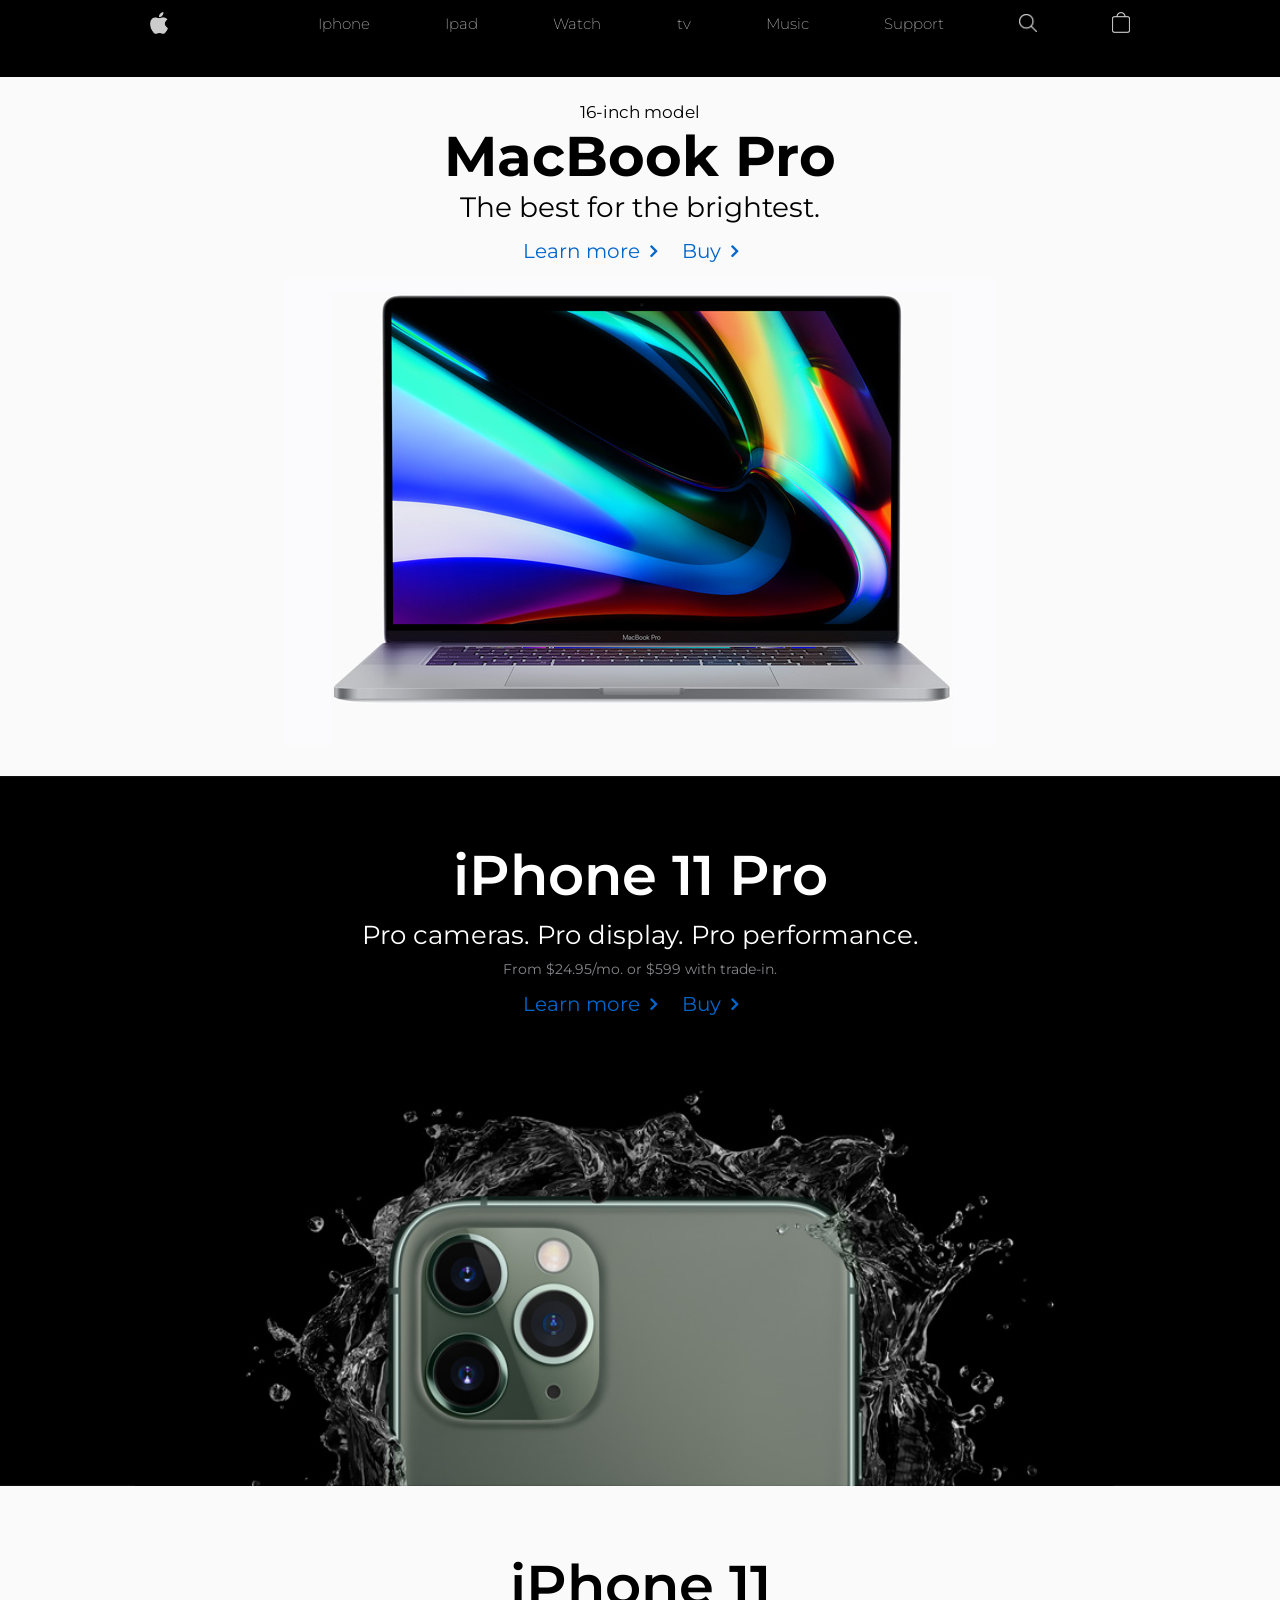
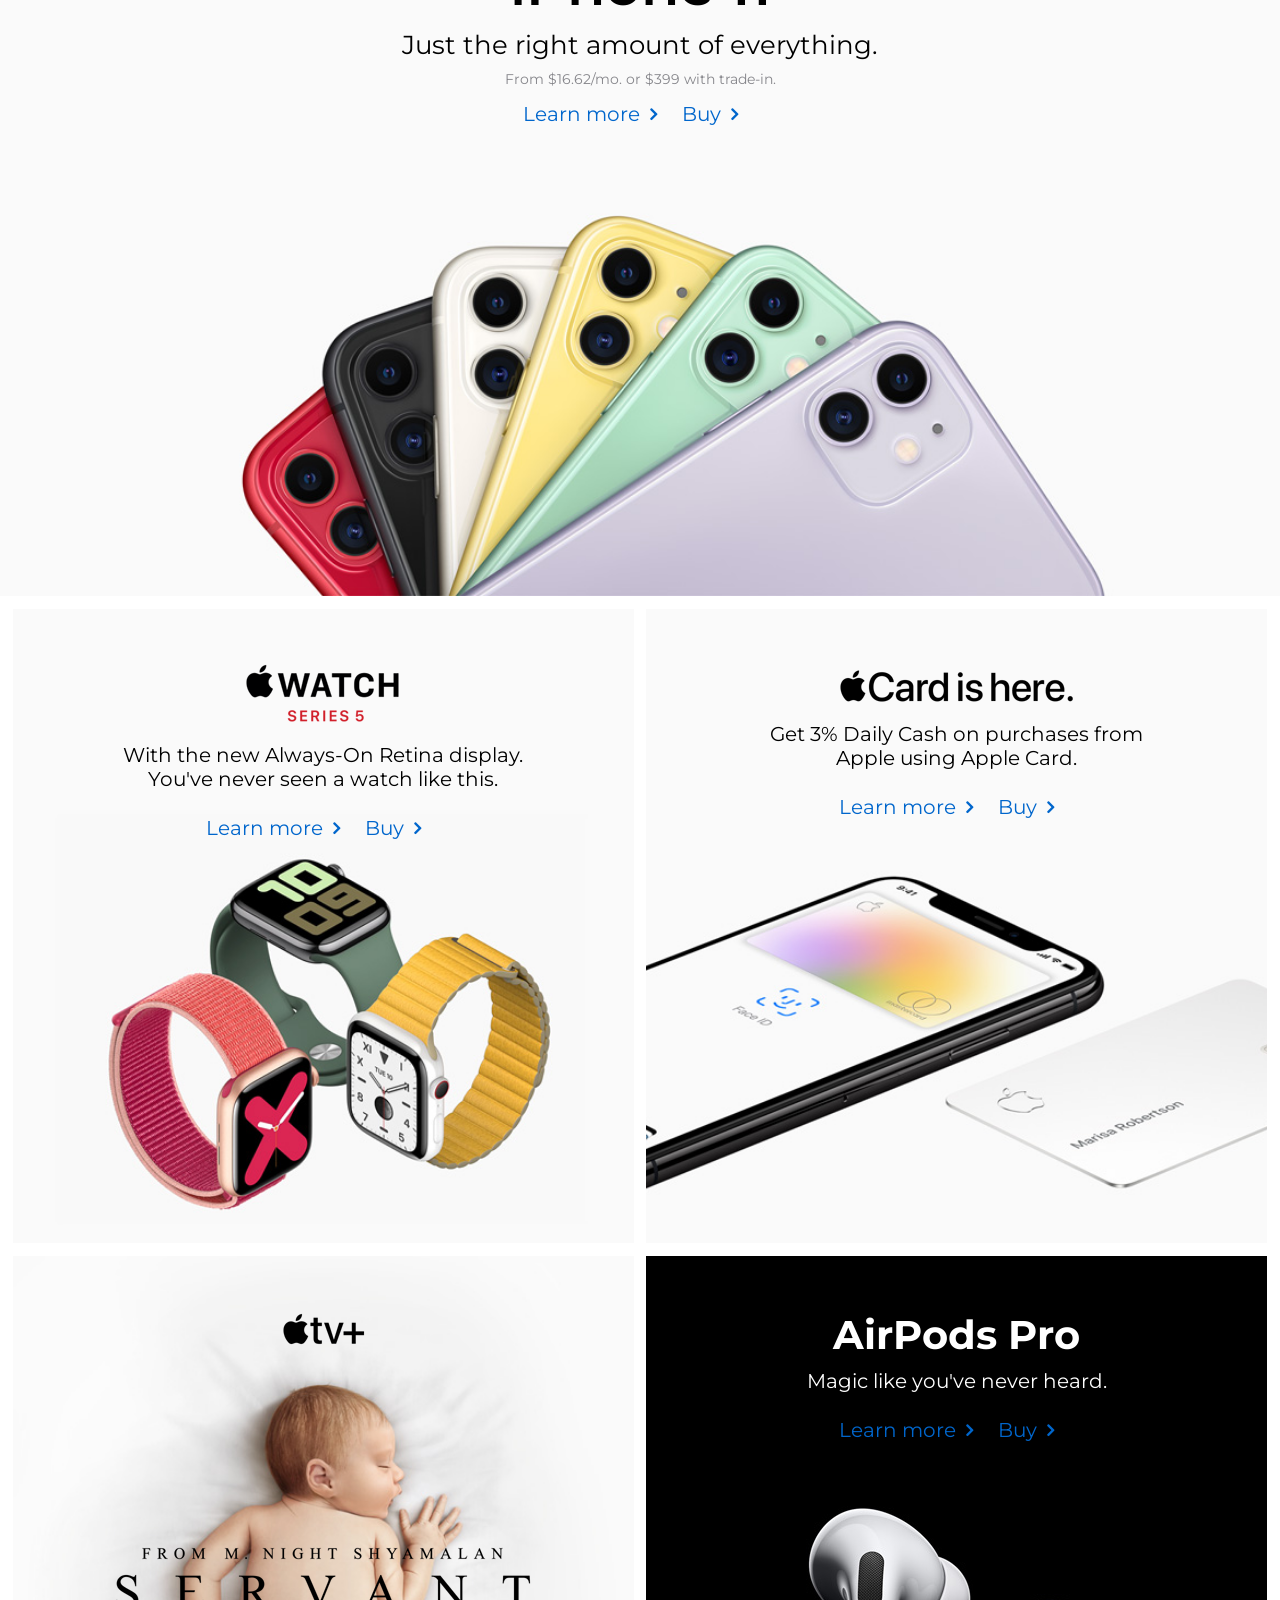
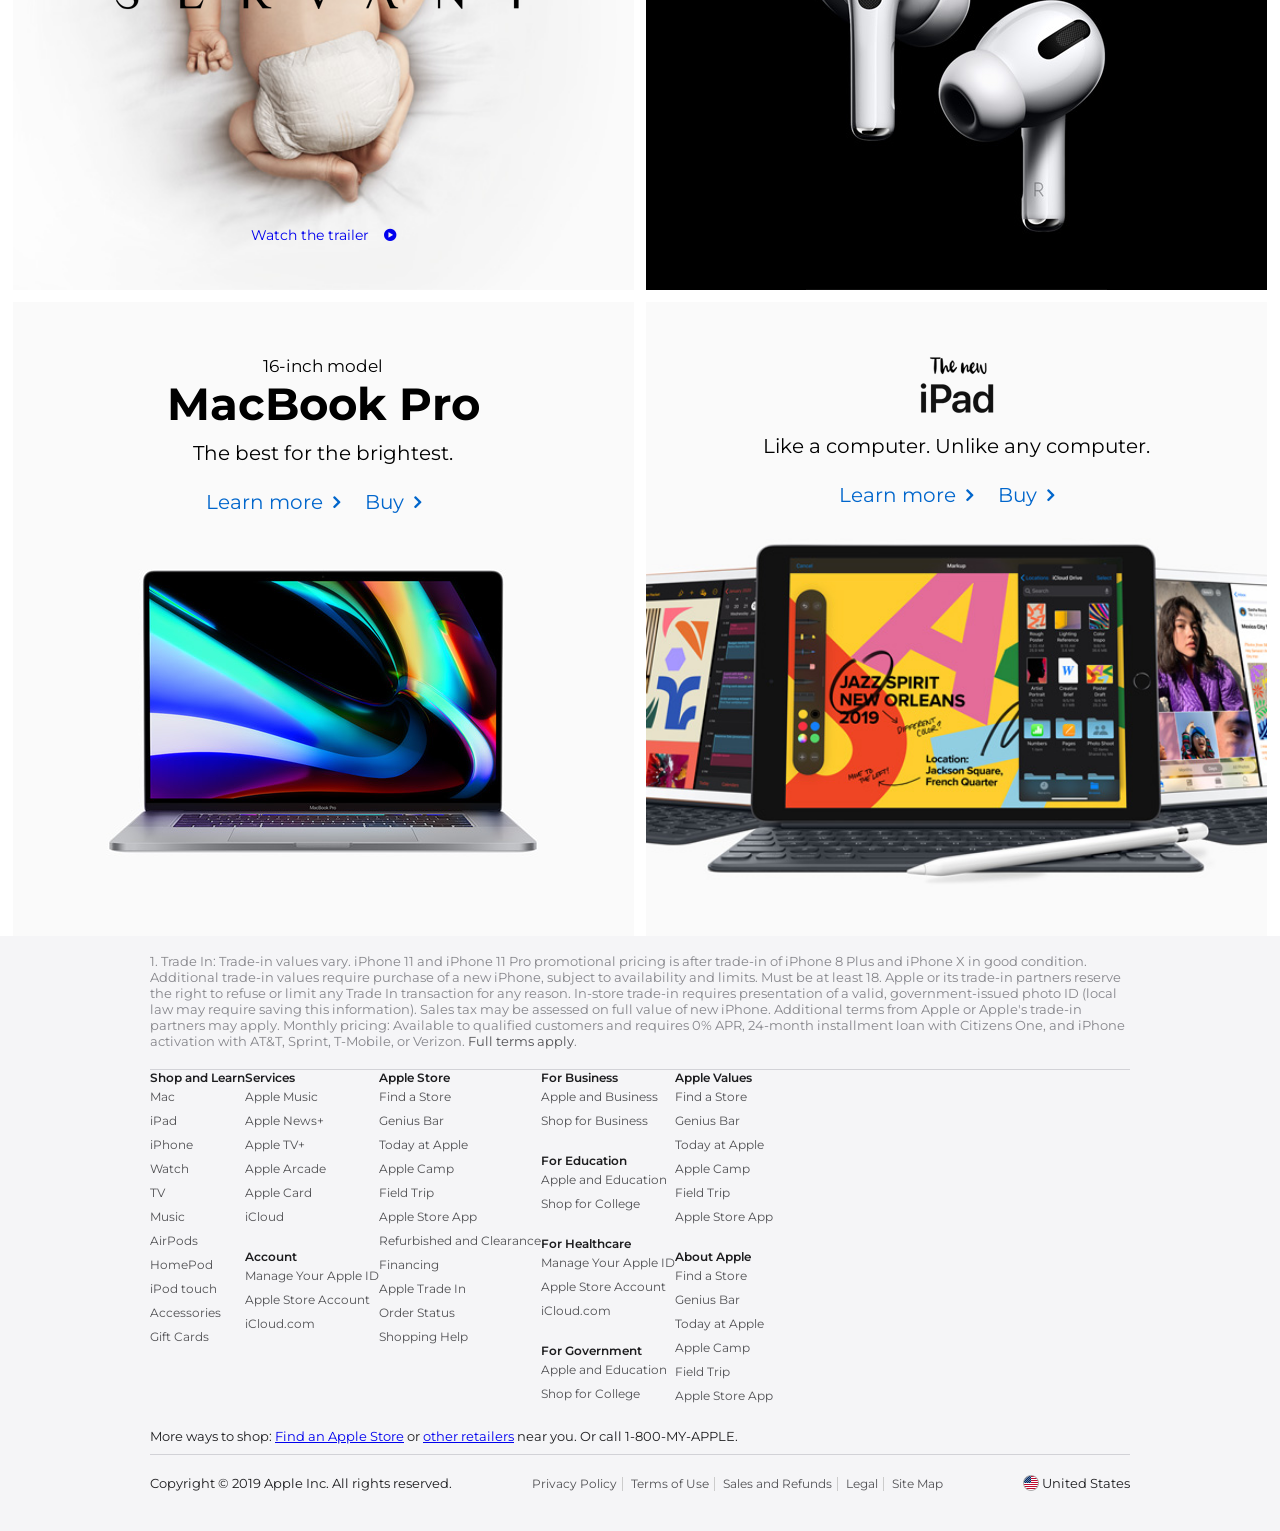
<file: html assignment 4 (Apple)/index.html>
<!DOCTYPE html>
<html lang="en">
<head>
    <meta charset="UTF-8">
    <meta name="viewport" content="width=device-width, initial-scale=1.0">
    <title>Document</title>
    <link rel="stylesheet" type="text/css" href="CSS/Style.css"/>
    <!-- Link to the Font-Awesome Font -->
    <!-- This font gives us the option to use emojis, symbols, common logos and icons as a font -->
    <link rel="stylesheet" href="https://cloudflare.com">
    <link rel="stylesheet" href="https://maxcdn.bootstrapcdn.com/font-awesome/4.6.2/css/font-awesome.min.css">
    <link rel="preconnect" href="https://fonts.googleapis.com.">
    <link rel="preconnect" href="https://fonts.gstatic.com" crossorigin>
    <link href="https://fonts.googleapis.com/css2?family=Montserrat:ital,wght@0,100..900;1,100..900&display=swap" rel="stylesheet">
</head>
<body>
  <div class="outer-wrapper">
    <header class="header-wrapper">
        <div class="internal-wrapper">

          <div class="header-links-wrapper">
            <ul>
                <li class="logo-link"><a href="#"><img src="images/icons/logo.png"></a></li>
                <li><a href="#"></a></li>
                <li><a href="#">Iphone</a></li>
                <li><a href="#">Ipad</a></li>
                <li><a href="#">Watch</a></li>
                <li><a href="#">tv</a></li>
                <li><a href="#">Music</a></li>
                <li><a href="#">Support</a></li>
                <li class="search-link"><a href="#"><img src="images/icons/search-icon.png"></a></li>
                <li class="cart-link"><a href="#"><img src="images/icons/cart.png"></a></li>    
            </ul>
          </div>

          <div id="logo-wrapper">
          </div>

          <div class="links-wrapper">
          </div>

          <div class="search-wrapper">
          </div>

          <div class="cart-wrapper">
          </div>
    </header>
    
    <section class="main-highlight-wrapper">
      <div class="internal-wrapper">
          <div class="model">
              16-inch model
          </div>

          <div class="product-title">
              MacBook Pro
          </div>

          <div class="brief-description">
              The best for the brightest.
          </div>

          <div class="links-wrapper">
              <ul>
                  <li><a href="">Learn more</a></li>
                  <li><a href="">Buy</a></li>
              </ul>
          </div>

          <div class="main-image-wrapper">
              <img src="images/home/mac-laptop.jpg"/>
          </div>

      </div>
    </section>

    <section class="second-hightlight-wrapper">
      <div class="internal-wrapper">
          <div class="title-wraper">
              iPhone 11 Pro
          </div>

          <div class="description-wrapper">
              Pro cameras. Pro display. Pro performance.
          </div>

          <div class="price-wrapper">
              From $24.95/mo. or $599 with trade-in.
          </div>

          <div class="links-wrapper">
              <ul>
                  <li><a href="">Learn more</a></li>
                  <li><a href="">Buy</a></li>
              </ul>
          </div>
      </div>
    </section>


    <section class="third-highlight-wrapper">
      <div class="internal-wrapper">
          <div class="title-wraper">
              iPhone 11
          </div>
          
          <div class="description-wrapper">
              Just the right amount of everything.
          </div>
          
          <div class="price-wrapper">
              From $16.62/mo. or $399 with trade-in.
          </div>
          
          <div class="links-wrapper">
              <ul>
                  <li><a href="">Learn more</a></li>
                  <li><a href="">Buy</a></li>
              </ul>
          </div>
      </div>
    </section>

    <section class="fourth-heghlight-wrapper">
      <div class="left-side-wrapper">
          <div class="top-logo-wrapper">
              <div class="logo-wrapper">
                  <img src="images/icons/watch-series5-logo.png">
              </div>
          </div>
          <div class="description-wraper">
              With the new Always-On Retina display.<br>
              You've never seen a watch like this.
          </div>
          <div class="links-wrapper">
              <ul>
                  <li><a href="">Learn more</a></li>
                  <li><a href="">Buy</a></li>
              </ul>
          </div>
      </div>
      
      <div class="right-side-wrapper">
          <div class="top-logo-wrapper">
              <div class="logo-wrapper">
                  <img src="images/icons/apple-card-logo.png">
              </div>
          </div>
          <div class="description-wraper">
              Get 3% Daily Cash on purchases from Apple using Apple Card.
          </div>
          <div class="links-wrapper">
              <ul>
                  <li><a href="">Learn more</a></li>
                  <li><a href="">Buy</a></li>
              </ul>
          </div>
      </div>
    </section>

    <section class="fifth-heghlight-wrapper">
      <div class="left-side-wrapper">
          <div class="top-logo-wrapper">
              <div class="logo-wrapper">
                  <img src="images/icons/apple-tv-logo.png">
              </div>
          </div>

          <div class="tvshow-logo-wraper">
              <img src="images/icons/servant-logo.png">
          </div>

          <div class="watch-more-wrapper">
              <a href="#">Watch the trailer</a>
          </div>
      </div>
      
      <div class="right-side-wrapper">
          <div class="top-logo-wrapper">
              <div class="logo-wrapper">
                  AirPods Pro
              </div>
          </div>

          <div class="description-wraper">
              Magic like you've never heard.
          </div>

          <div class="links-wrapper">
              <ul>
                  <li><a href="">Learn more</a></li>
                  <li><a href="">Buy</a></li>
              </ul>
          </div>
      </div>
    </section>

    <section class="sixth-heghlight-wrapper">
      <div class="left-side-wrapper">
          <div class="model">
              16-inch model
          </div>
          <div class="product-title-small">
              MacBook Pro
          </div>
          <div class="description-wraper">
              The best for the brightest.
          </div>
          <div class="links-wrapper">
              <ul>
                  <li><a href="">Learn more</a></li>
                  <li><a href="">Buy</a></li>
              </ul>
          </div>
      </div>
      
      <div class="right-side-wrapper">
          <div class="top-logo-wrapper">
              <div class="logo-wrapper">
                  <img src="images/icons/new-ipad-logo.png">
              </div>
          </div>
          <div class="description-wraper">
              Like a computer. Unlike any computer.
          </div>
          <div class="links-wrapper">
              <ul>
                  <li><a href="">Learn more</a></li>
                  <li><a href="">Buy</a></li>
              </ul>
          </div>
      </div>
    </section>

    <footer class="footer-wrapper">
      <div class ="internal-wrapper">
        <div class="upper-text-container">
            1. Trade In: Trade-in values vary. iPhone 11 and iPhone 11 Pro promotional pricing is after trade-in of iPhone 8 Plus and iPhone X in good condition. Additional trade-in values require purchase of a new iPhone, subject to availability and limits. Must be at least 18. Apple or its trade-in partners reserve the right to refuse or limit any Trade In transaction for any reason. In-store trade-in requires presentation of a valid, government-issued photo ID (local law may require saving this information). Sales tax may be assessed on full value of new iPhone. Additional terms from Apple or Apple's trade-in partners may apply. Monthly pricing: Available to qualified customers and requires 0% APR, 24-month installment loan with Citizens One, and iPhone activation with AT&T, Sprint, T-Mobile, or Verizon. <a href="#">Full terms apply</a>.
        </div>

        <div class="footer-links-wrapper">
            <div class="links-wrapper-1">
                <h3>Shop and Learn</h3>
                <ul>
                    <li><a href="#">Mac</a></li>
                    <li><a href="#">iPad</a></li>
                    <li><a href="#">iPhone</a></li>
                    <li><a href="#">Watch</a></li>
                    <li><a href="#">TV</a></li>
                    <li><a href="#">Music</a></li>
                    <li><a href="#">AirPods</a></li>
                    <li><a href="#">HomePod</a></li>
                    <li><a href="#">iPod touch</a></li>
                    <li><a href="#">Accessories</a></li>
                    <li><a href="#">Gift Cards</a></li>
                </ul>
            </div>

            <div class="links-wrapper-2">
                <h3>Services</h3>
                <ul>
                    <li><a href="#">Apple Music</a></li>
                    <li><a href="#">Apple News+</a></li>
                    <li><a href="#">Apple TV+</a></li>
                    <li><a href="#">Apple Arcade</a></li>
                    <li><a href="#">Apple Card</a></li>
                    <li><a href="#">iCloud</a></li>
                </ul>
                <h3>Account</h3>
                <ul>
                    <li><a href="#">Manage Your Apple ID</a></li>
                    <li><a href="#">Apple Store Account</a></li>
                    <li><a href="#">iCloud.com</a></li>
                </ul>
            </div>

            <div class="links-wrapper-3">
                <h3>Apple Store</h3>
                <ul>
                    <li><a href="#">Find a Store</a></li>
                    <li><a href="#">Genius Bar</a></li>
                    <li><a href="#">Today at Apple</a></li>
                    <li><a href="#">Apple Camp</a></li>
                    <li><a href="#">Field Trip</a></li>
                    <li><a href="#">Apple Store App</a></li>
                    <li><a href="#">Refurbished and Clearance</a></li>
                    <li><a href="#">Financing</a></li>
                    <li><a href="#">Apple Trade In</a></li>
                    <li><a href="#">Order Status</a></li>
                    <li><a href="#">Shopping Help</a></li>
                </ul>
            </div>

            <div class="links-wrapper-4">
                <h3>For Business</h3>
                <ul>
                    <li><a href="#">Apple and Business</a></li>
                    <li><a href="#">Shop for Business</a></li>
                </ul>
                <h3>For Education</h3>
                <ul>
                    <li><a href="#">Apple and Education</a></li>
                    <li><a href="#">Shop for College</a></li>
                </ul>
                <h3>For Healthcare</h3>
                <ul>
                    <li><a href="#">Manage Your Apple ID</a></li>
                    <li><a href="#">Apple Store Account</a></li>
                    <li><a href="#">iCloud.com</a></li>
                </ul>
                <h3>For Government</h3>
                <ul>
                    <li><a href="#">Apple and Education</a></li>
                    <li><a href="#">Shop for College</a></li>
                </ul>
            </div>
        <div class="links-wrapper-5">
              <h3>Apple Values</h3>
              <ul>
                  <li><a href="#">Find a Store</a></li>
                  <li><a href="#">Genius Bar</a></li>
                  <li><a href="#">Today at Apple</a></li>
                  <li><a href="#">Apple Camp</a></li>
                  <li><a href="#">Field Trip</a></li>
                  <li><a href="#">Apple Store App</a></li>
              </ul>
              <h3>About Apple</h3>
              <ul>
                  <li><a href="#">Find a Store</a></li>
                  <li><a href="#">Genius Bar</a></li>
                  <li><a href="#">Today at Apple</a></li>
                  <li><a href="#">Apple Camp</a></li>
                  <li><a href="#">Field Trip</a></li>
                  <li><a href="#">Apple Store App</a></li>
              </ul>
          </div>
          </div>

          <div class="my-apple-wrapper">
        More ways to shop: <a href="#">Find an Apple Store</a> or <a href="#">other retailers</a>
        near you. Or call 1-800-MY-APPLE.
      </div>
      <div class="copyright-wrapper">
        <div class="copyright">
          Copyright © 2019 Apple Inc. All rights reserved.
        </div>
        <div class="footer-links-terms">
          <ul>
            <li><a href="#">Privacy Policy</a></li>
            <li><a href="#">Terms of Use</a></li>
            <li><a href="#">Sales and Refunds</a></li>
            <li><a href="#">Legal</a></li>
            <li><a href="#">Site Map</a></li>
          </ul>
        </div>
        <div class="footer-country">
          <div class="flag-wrapper"><img src="images/icons/16.png"></div> <div class="footer-country-name">United States</div>
        </div>
      </div>
    </footer>          
  </div> 

</body>
</html>
</file>
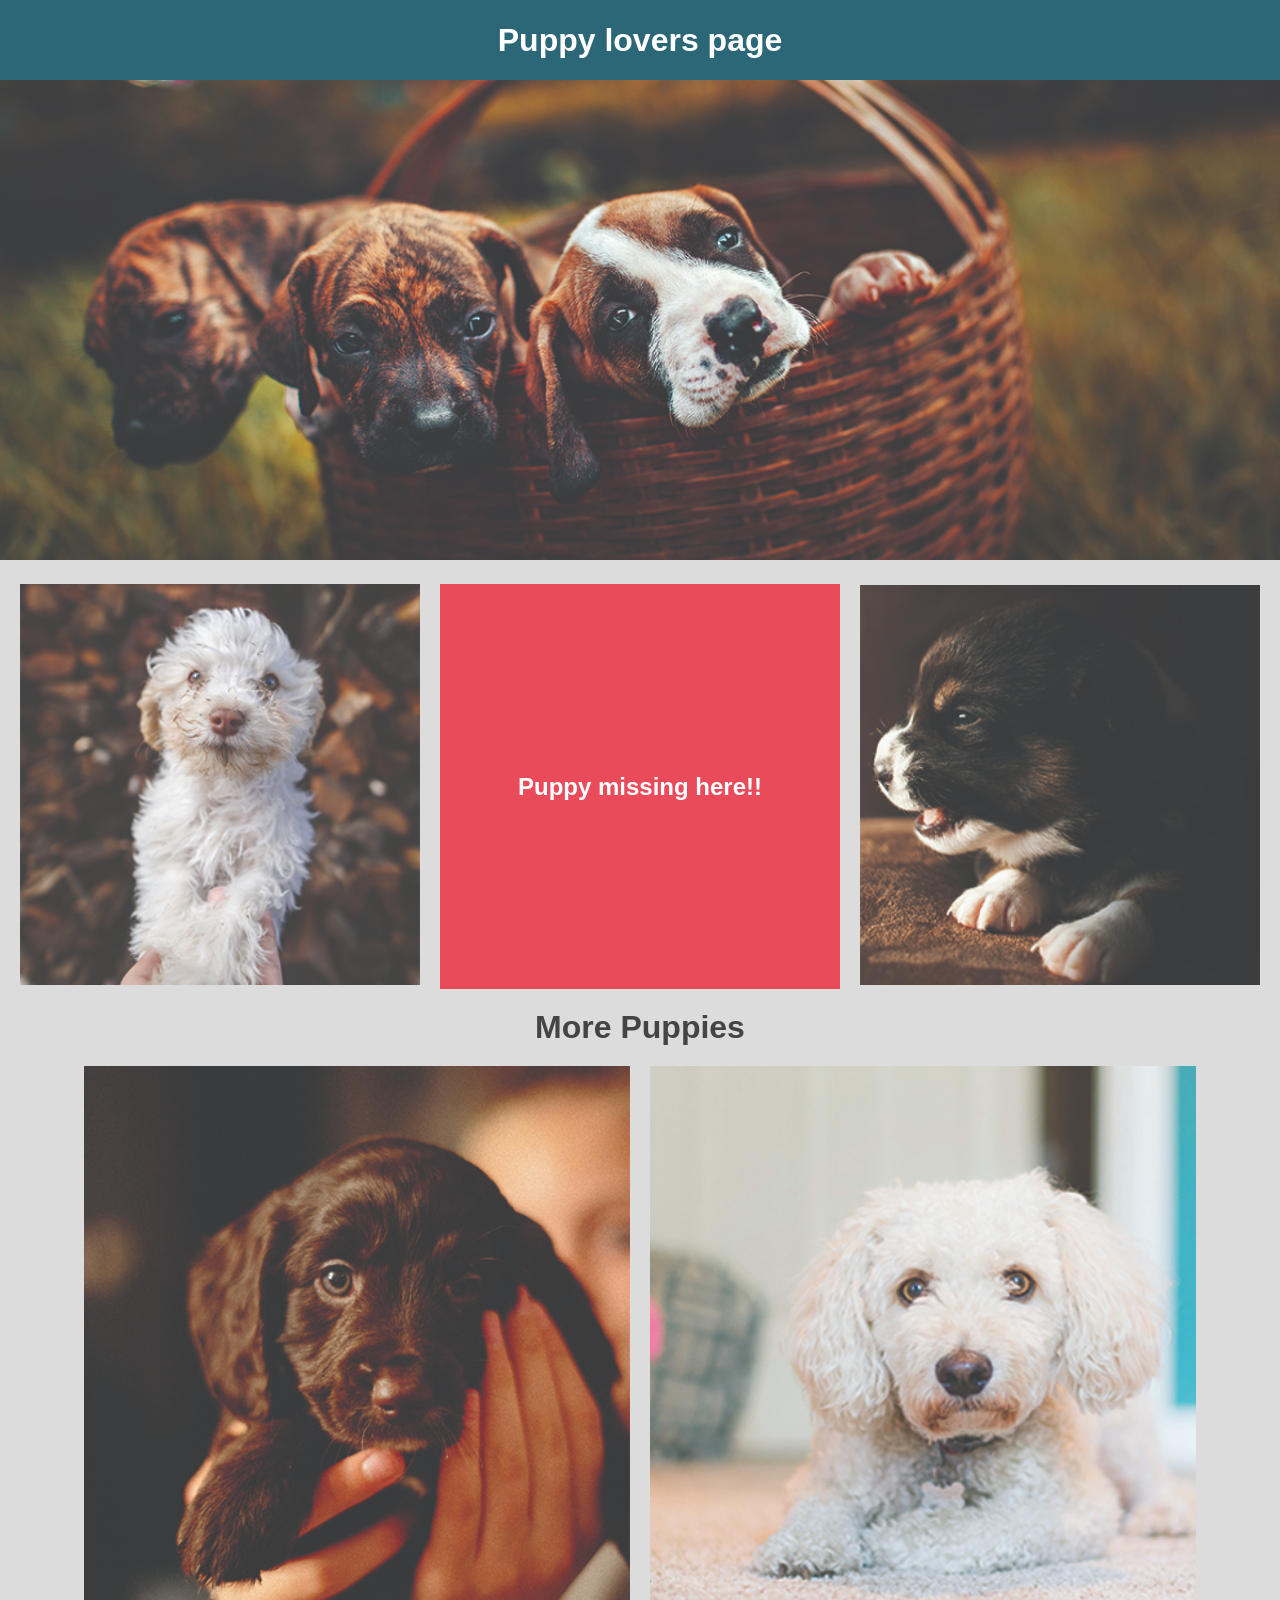
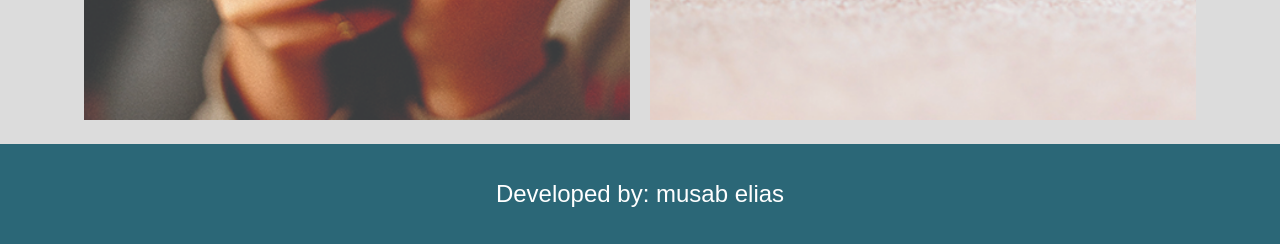
<file: html assignment 2/assignment2_updated.html>
<!DOCTYPE html>
<html lang="en">
<head>
    <meta charset="UTF-8">
    <title>Puppy Gallery</title>
</head>
<body bgcolor="#dcdcdc" leftmargin="0" topmargin="0" marginwidth="0" marginheight="0">

    <table width="100%" border="0" cellspacing="0" cellpadding="0">

        <tr>
            <td bgcolor="#2b6777" align="center" height="80">
                <font face="sans-serif" color="white" size="6">
                    <b>Puppy lovers page</b>
                </font>
            </td>
        </tr>

        <tr>
            <td align="center">
                <img src="banner-puppies.jpg" width="100%";>
            </td>
        </tr>

        <tr>
            <td align="center">
                <table width="100%" border="0" cellspacing="20" cellpadding="0">
                    <tr>
                        <td width="33%" align="center">
                            <img src="puppy-1.jpg" width="100%">
                        </td>

                        <td width="33%" bgcolor="#e94b5a" align="center" height="350">
                            <font face="sans-serif" color="white" size="5">
                                <b>Puppy missing here!!</b>
                            </font>
                        </td>

                        <td width="33%" align="center">
                            <img src="puppy-2.jpg" width="100%">
                        </td>
                    </tr>
                </table>
            </td>
        </tr>

        <tr>
            <td align="center">
                <font face="sans-serif" color="#444" size="6">
                    <b>More Puppies</b>
                </font>
            </td>
        </tr>

        <tr>
            <td align="center">
                <table width="90%" border="0" cellspacing="20" cellpadding="0">
                    <tr>
                        <td width="50%" align="center">
                            <img src="puppy-3.jpg" width="100%">
                        </td>
                        <td width="50%" align="center">
                            <img src="puppy-4.jpg" width="100%">
                        </td>
                    </tr>
                </table>
            </td>
        </tr>

        <tr>
            <td bgcolor="#2b6777" align="center" height="100">
                <font face="sans-serif" color="white" size="5">
                    Developed by: musab elias
                </font>
            </td>
        </tr>

    </table>

</body>
</html>
</file>
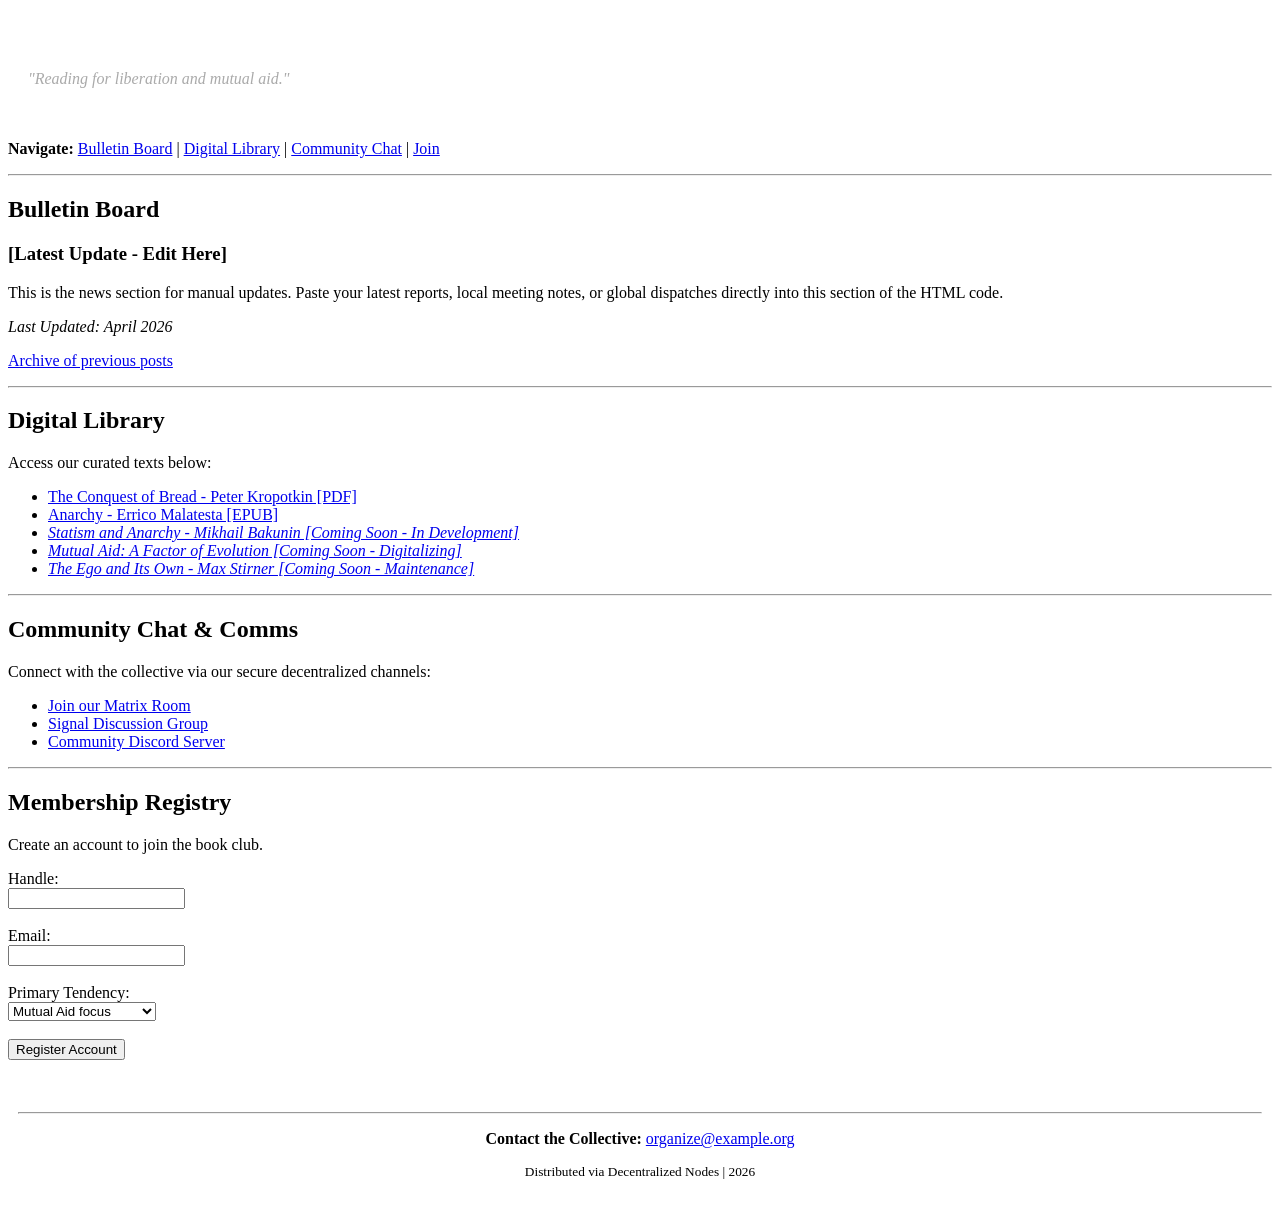
<file: html assignment 3/assignment3.html>
<html>
<head>
    <title>The Free Association Book Club</title>
</head>
<body link="#0000ee" vlink="#551a8b" alink="#ff0000">

    <header bgcolor="#1a1a1a" style="padding: 20px;">
        <h1 style="color: white; font-family: sans-serif; margin: 0;">THE FREE ASSOCIATION BOOK CLUB</h1>
        <p style="color: #aaaaaa; margin-top: 5px;"><em>"Reading for liberation and mutual aid."</em></p>
    </header>

    <nav>
        <p>
            <strong>Navigate:</strong> 
            <a href="#news">Bulletin Board</a> | 
            <a href="#library">Digital Library</a> | 
            <a href="#comms">Community Chat</a> | 
            <a href="#membership">Join</a>
        </p>
    </nav>

    <hr>

    <section id="news">
        <h2>Bulletin Board</h2>
        <article>
            <h3>[Latest Update - Edit Here]</h3>
            <p>This is the news section for manual updates. Paste your latest reports, local meeting notes, or global dispatches directly into this section of the HTML code.</p>
            <p><em>Last Updated: April 2026</em></p>
            <p><a href="#">Archive of previous posts</a></p>
        </article>
    </section>

    <hr>

    <section id="library">
        <h2>Digital Library</h2>
        <p>Access our curated texts below:</p>
        <ul>
            <li><a href="https://theanarchistlibrary.org">The Conquest of Bread - Peter Kropotkin [PDF]</a></li>
            <li><a href="https://theanarchistlibrary.org">Anarchy - Errico Malatesta [EPUB]</a></li>
            <li><a href="#library"><em>Statism and Anarchy - Mikhail Bakunin [Coming Soon - In Development]</em></a></li>
            <li><a href="#library"><em>Mutual Aid: A Factor of Evolution [Coming Soon - Digitalizing]</em></a></li>
            <li><a href="#library"><em>The Ego and Its Own - Max Stirner [Coming Soon - Maintenance]</em></a></li>
        </ul>
    </section>

    <hr>

    <section id="comms">
        <h2>Community Chat & Comms</h2>
        <p>Connect with the collective via our secure decentralized channels:</p>
        <ul>
            <li><a href="https://matrix.to">Join our Matrix Room</a></li>
            <li><a href="https://signal.group">Signal Discussion Group</a></li>
            <li><a href="https://discord.gg">Community Discord Server</a></li>
        </ul>
    </section>

    <hr>

    <section id="membership">
        <h2>Membership Registry</h2>
        <p>Create an account to join the book club.</p>
        <form>
            <label for="user">Handle:</label><br>
            <input type="text" id="user" name="user"><br><br>

            <label for="mail">Email:</label><br>
            <input type="email" id="mail" name="mail"><br><br>

            <label for="school">Primary Tendency:</label><br>
            <select id="school" name="school">
                <option value="mutual-aid">Mutual Aid focus</option>
                <option value="platformism">Platformism</option>
                <option value="syndicalism">Anarcho-Syndicalism</option>
                <option value="synthesis">Synthesis/Other</option>
            </select><br><br>

            <input type="submit" value="Register Account">
        </form>
    </section>

    <br>

    <footer bgcolor="#333333" style="padding: 10px; text-align: center;">
        <hr>
        <p><strong>Contact the Collective:</strong> <a href="mailto:organize@example.org">organize@example.org</a></p>
        <p><small>Distributed via Decentralized Nodes | 2026</small></p>
    </footer>

</body>
</html>
</file>
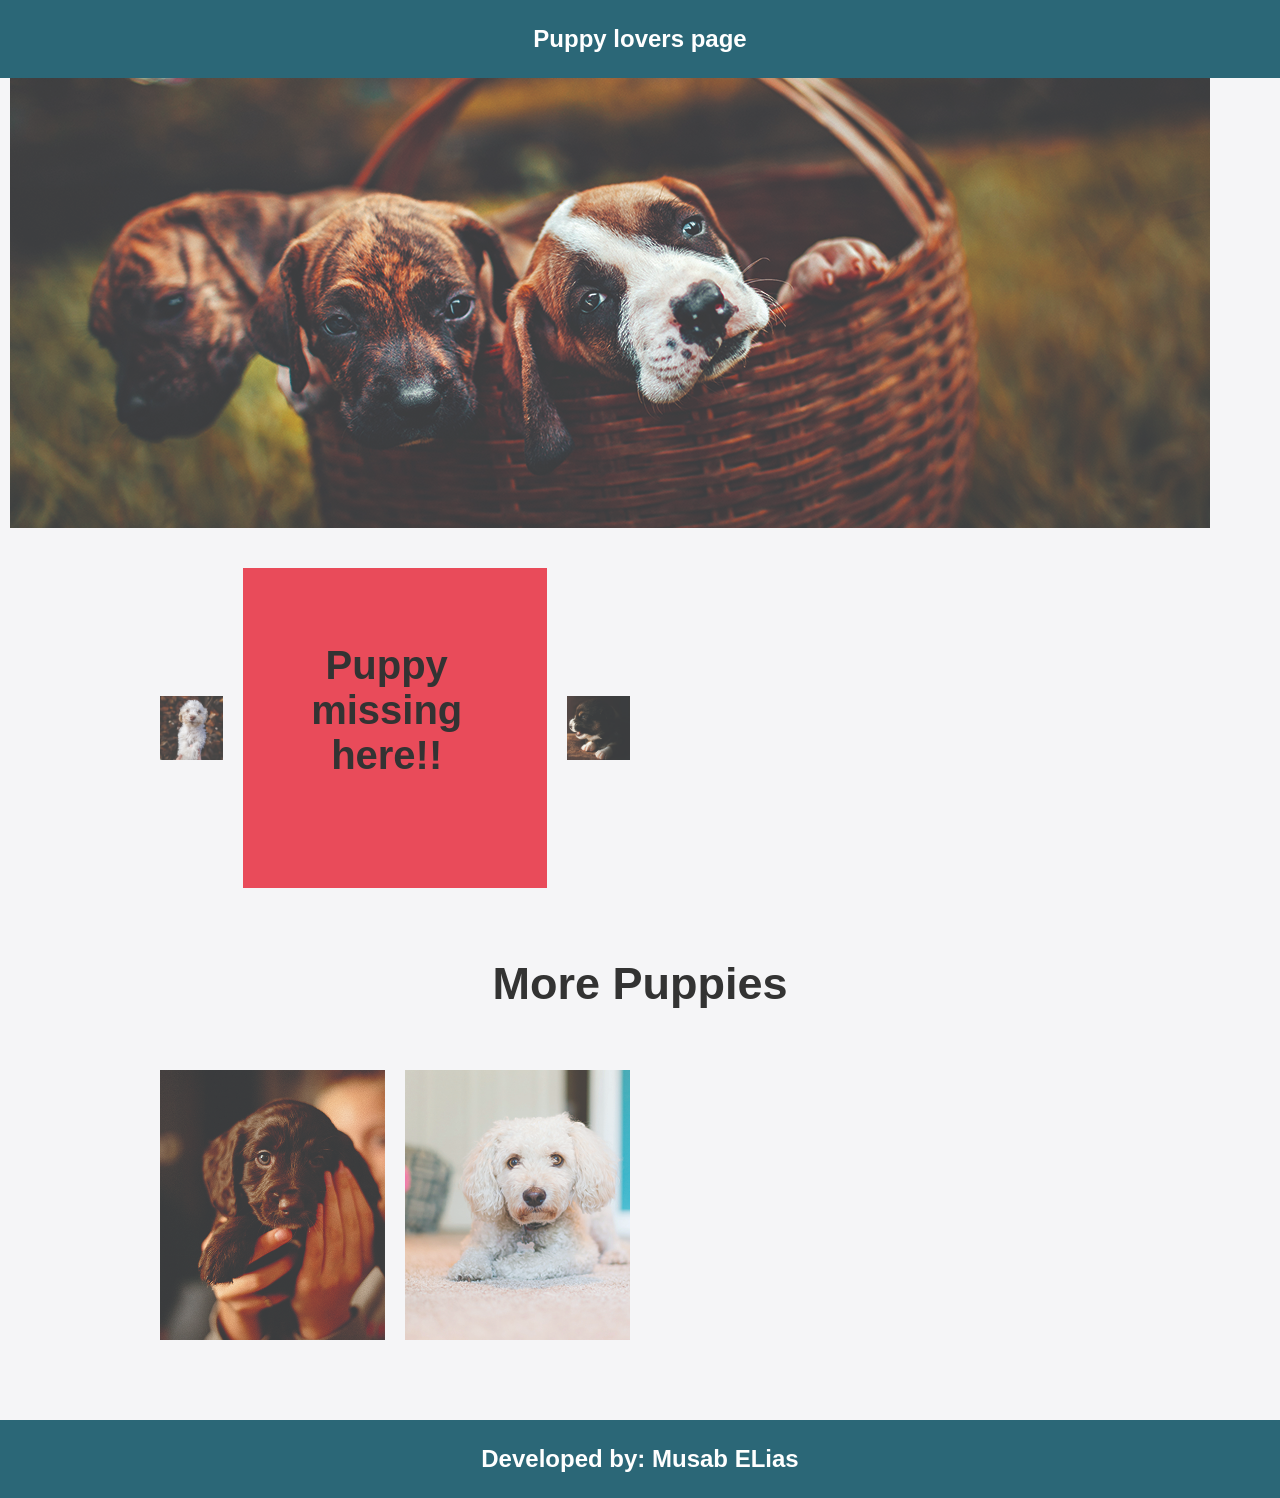
<file: html assingment 2 with css/htmlAss2withCSS.html>
<!DOCTYPE html>
<html lang="en">
<head>
    <meta charset="UTF-8">
    <meta name="viewport" content="width=device-width, initial-scale=1.0" />
    <title>Puppy Lovers Page</title>
    <link rel="stylesheet" type="text/css" href="Puppy_lovers.css"/>
</head>
<body>
    <div class="outer-wrapper">
        <header class="header-wrapper">
            <div class="internal-wrapper">
                <h1>Puppy lovers page</h1>
            </div>
        </header>

    <div class="images1"
        <div class="banner-wrapper">
            <img  src="banner-puppies.jpg" alt="Three puppies in a basket">
        </div>

        <main class="internal-wrapper">
            <div class="flex-row">
                <div class="col-3">
                    <img src="puppy-1.jpg" alt="White fluffy puppy">
                </div>
                <div class="col-3 missing-box">
                    <p>Puppy<br>missing<br>here!!</p>
                </div>
                <div class="col-3">
                    <img src="puppy-2.jpg" alt="Black and white puppy">
                </div>
            </div>

            <div class="section-title">
                <h2>More Puppies</h2>
            </div>

            <div class="flex-row">
                <div class="col-2">
                    <img src="puppy-3.jpg" alt="Person holding a black puppy">
                </div>
                <div class="col-2">
                    <img src="puppy-4.jpg" alt="White puppy lying on carpet">
                </div>
            </div>
        </main>
    </div>
        <footer class="footer-wrapper">
            <div class="internal-wrapper">
                <h2>Developed by: Musab ELias</h2>
            </div>
        </footer>
    </div> 
</body>
</html>
</file>
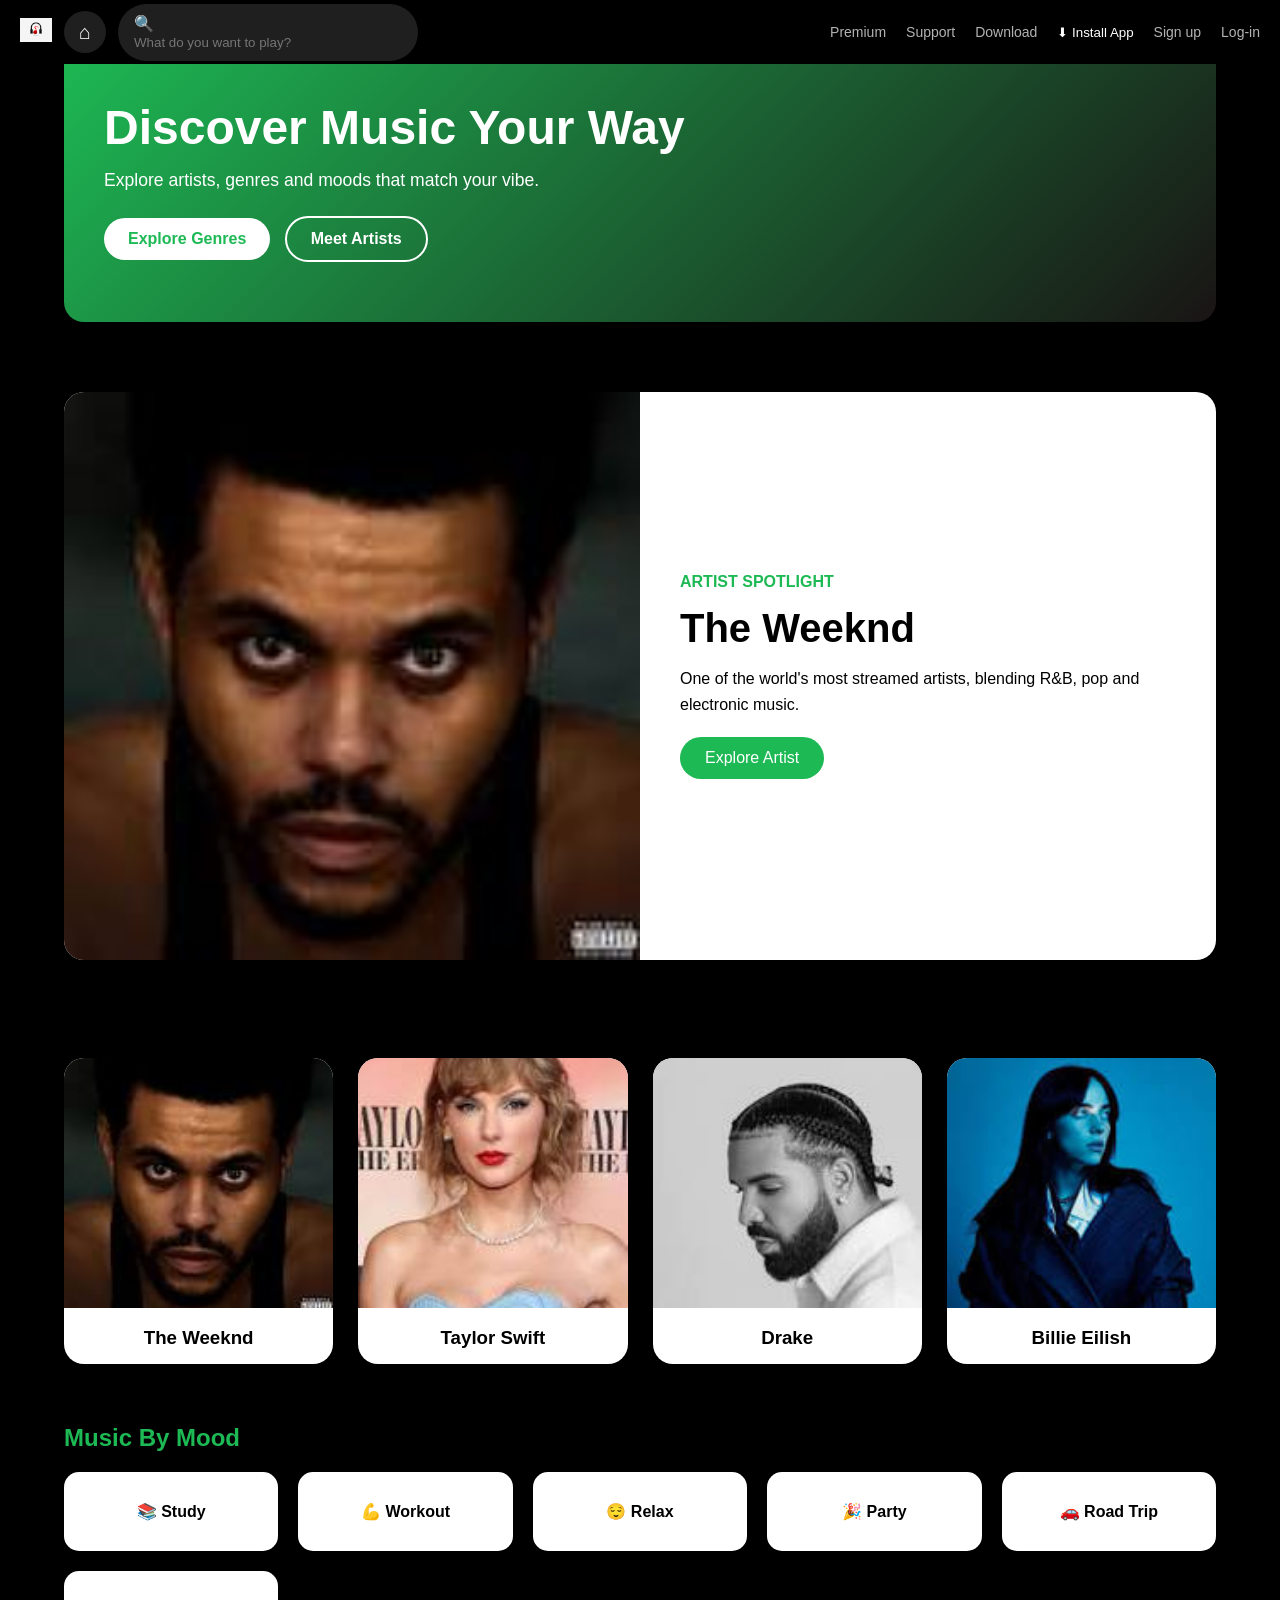
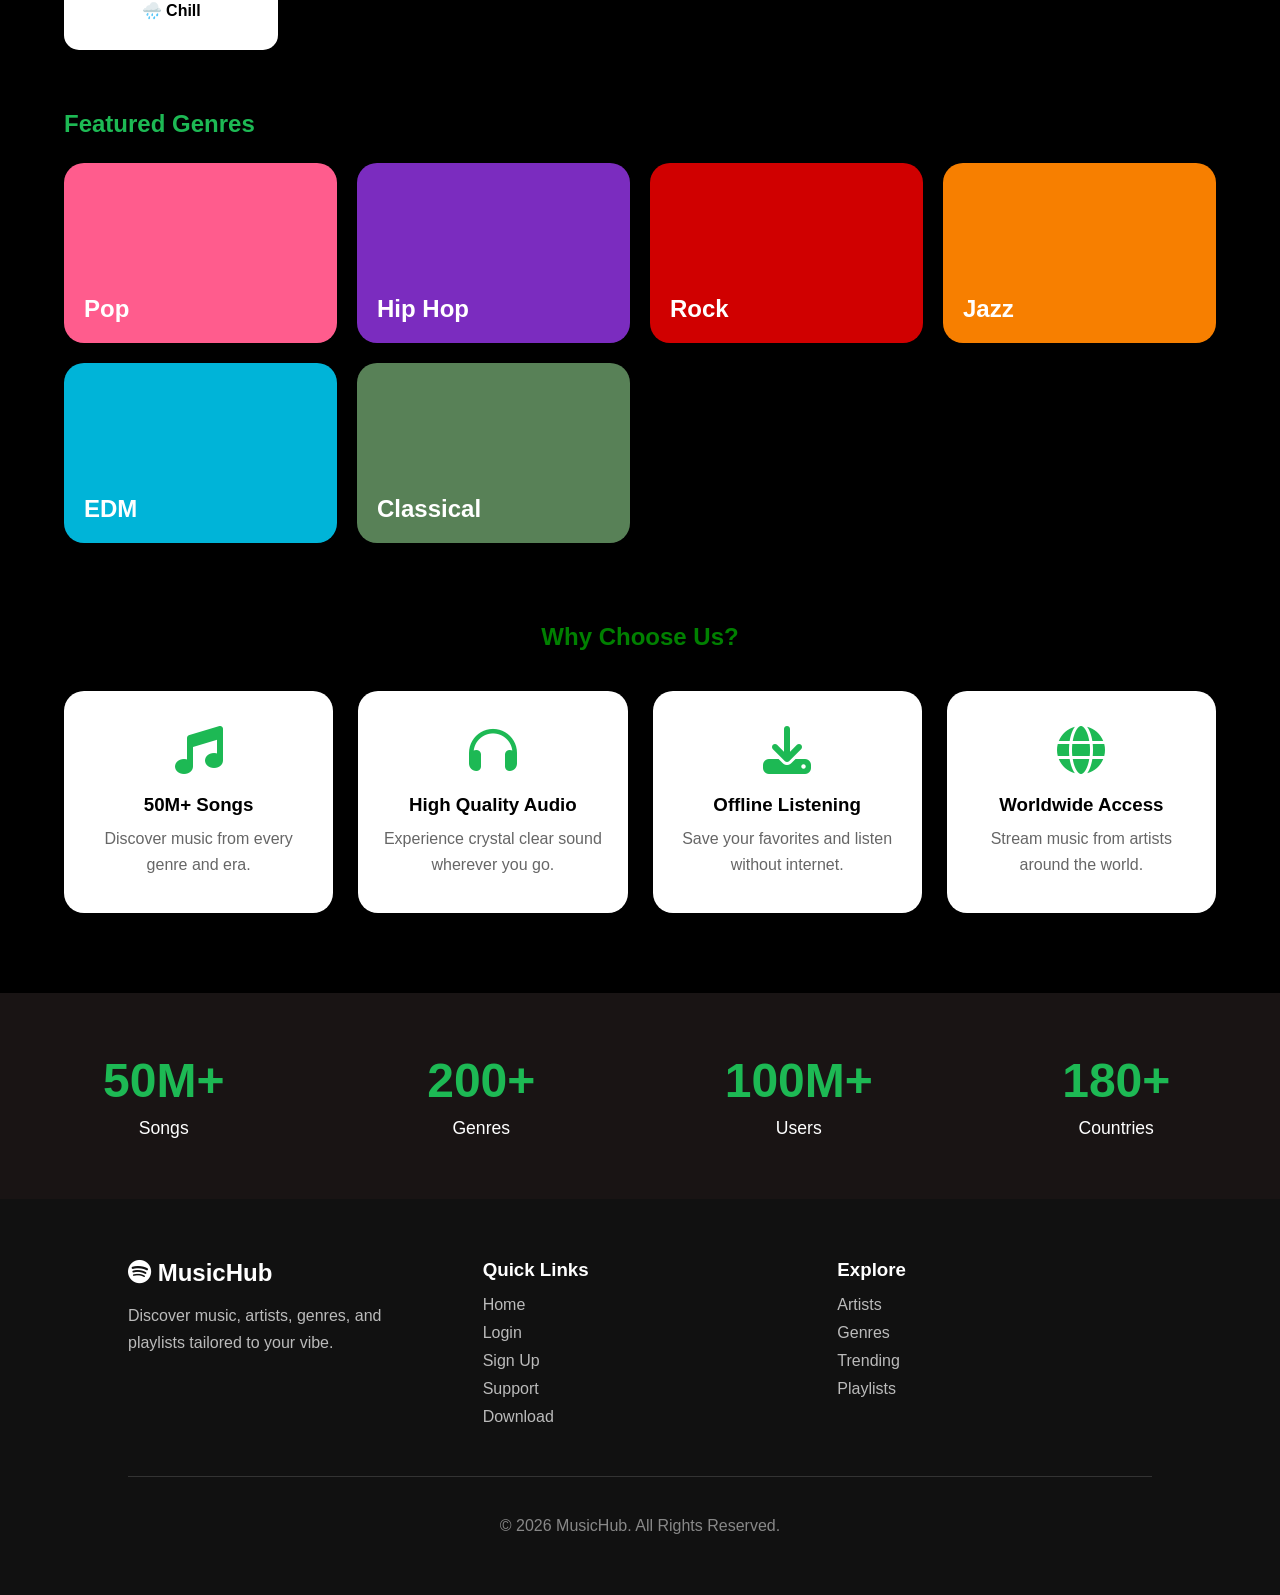
<file: html assignments 5 & 6/musicupdated/music2/music.html>
<!DOCTYPE html>
<html>

<head>

<meta charset="UTF-8">
<meta name="viewport"
content="width=device-width, initial-scale=1">

<title>Spotify Clone</title>

<link rel="stylesheet" href="music3.css">

<link rel="stylesheet"
href="https://cdnjs.cloudflare.com/ajax/libs/font-awesome/6.5.0/css/all.min.css">

</head>

<body>

<header class="navbar">

    <!-- Left -->
    <div class="left-section">

        <div class="logo">
            <img src="music.png" alt="Spotify">
        </div>

        <button class="home-btn">⌂</button>

        <div class="search-box">
            <span>🔍</span>
            <input
                type="text"
                placeholder="What do you want to play?"
            >
        </div>

    </div>

    <!-- Right -->
    <div class="right-section">

        <a href="#">Premium</a>
        <a href="#">Support</a>
        <a href="#">Download</a>

        <button class="install-btn">
            ⬇ Install App
        </button>

        <a href="sign-up.html">Sign up</a>
        <a href="login.html">Log-in</a>
       

    </div>
</header>
<section class="hero">

    <div class="hero-content">

        <h1>Discover Music Your Way</h1>

        <p>
            Explore artists, genres and moods that match your vibe.
        </p>

        <a href="#genres" class="btn">Explore Genres</a>

        <a href="#artists" class="btn secondary">
            Meet Artists
        </a>

    </div>

</section>

<section class="spotlight">

    <div class="spotlight-image">

        <img src="images/weeknd.jpg"
             alt="Featured Artist">

    </div>

    <div class="spotlight-info">

        <span>ARTIST SPOTLIGHT</span>

        <h2>The Weeknd</h2>

        <p>
            One of the world's most streamed artists,
            blending R&B, pop and electronic music.
        </p>

        <a href="weeknd.html">
            Explore Artist
        </a>

    </div>

</section>

<section class="artists">

    <h2>Trending Artists</h2>

    <div class="artist-grid">

        <div class="artist-card">
            <img src="images/weeknd.jpg">
            <h3>The Weeknd</h3>
        </div>

        <div class="artist-card">
            <img src="images/taylor.jpg">
            <h3>Taylor Swift</h3>
        </div>

        <div class="artist-card">
            <img src="images/drake.jpg">
            <h3>Drake</h3>
        </div>

        <div class="artist-card">
            <img src="images/billie.jpg">
            <h3>Billie Eilish</h3>
        </div>

    </div>

</section>



<section class="moods">

    <h2>Music By Mood</h2>

    <div class="mood-grid">

        <a href="study.html" class="mood-card">📚 Study</a>

        <a href="workout.html" class="mood-card">💪 Workout</a>

        <a href="relax.html" class="mood-card">😌 Relax</a>

        <a href="party.html" class="mood-card">🎉 Party</a>

        <a href="roadtrip.html" class="mood-card">🚗 Road Trip</a>

        <a href="chill.html" class="mood-card">🌧️ Chill</a>

    </div>

</section>

<section class="genres">

    <h2>Featured Genres</h2>

    <div class="genre-grid">

        <a href="pop.html" class="genre-card pop">
            <h3>Pop</h3>
        </a>

        <a href="hiphop.html" class="genre-card hiphop">
            <h3>Hip Hop</h3>
        </a>

        <a href="rock.html" class="genre-card rock">
            <h3>Rock</h3>
        </a>

        <a href="jazz.html" class="genre-card jazz">
            <h3>Jazz</h3>
        </a>

        <a href="edm.html" class="genre-card edm">
            <h3>EDM</h3>
        </a>

        <a href="classical.html" class="genre-card classical">
            <h3>Classical</h3>
        </a>

    </div>

</section>

<section class="features">

    <h2>Why Choose Us?</h2>

    <div class="feature-grid">

        <div class="feature-card">
            <i class="fa-solid fa-music"></i>
            <h3>50M+ Songs</h3>
            <p>
                Discover music from every genre and era.
            </p>
        </div>

        <div class="feature-card">
            <i class="fa-solid fa-headphones"></i>
            <h3>High Quality Audio</h3>
            <p>
                Experience crystal clear sound wherever you go.
            </p>
        </div>

        <div class="feature-card">
            <i class="fa-solid fa-download"></i>
            <h3>Offline Listening</h3>
            <p>
                Save your favorites and listen without internet.
            </p>
        </div>

        <div class="feature-card">
            <i class="fa-solid fa-globe"></i>
            <h3>Worldwide Access</h3>
            <p>
                Stream music from artists around the world.
            </p>
        </div>

    </div>

</section>
<section class="stats">

    <div class="stat">
        <h2>50M+</h2>
        <p>Songs</p>
    </div>

    <div class="stat">
        <h2>200+</h2>
        <p>Genres</p>
    </div>

    <div class="stat">
        <h2>100M+</h2>
        <p>Users</p>
    </div>

    <div class="stat">
        <h2>180+</h2>
        <p>Countries</p>
    </div>

</section>

<footer>

    <div class="footer-content">

        <div class="footer-brand">

            <h2>
                <i class="fa-brands fa-spotify"></i>
                MusicHub
            </h2>

            <p>
                Discover music, artists, genres,
                and playlists tailored to your vibe.
            </p>

        </div>

        <div class="footer-links">

            <h3>Quick Links</h3>

            <a href="index.html">Home</a>
            <a href="login.html">Login</a>
            <a href="sign-up.html">Sign Up</a>
            <a href="support.html">Support</a>
            <a href="download.html">Download</a>

        </div>

        <div class="footer-links">

            <h3>Explore</h3>

            <a href="#">Artists</a>
            <a href="#">Genres</a>
            <a href="#">Trending</a>
            <a href="#">Playlists</a>

        </div>

    </div>

    <hr>

    <p class="copyright">
        © 2026 MusicHub. All Rights Reserved.
    </p>

</footer>

</body>

</html>
</file>
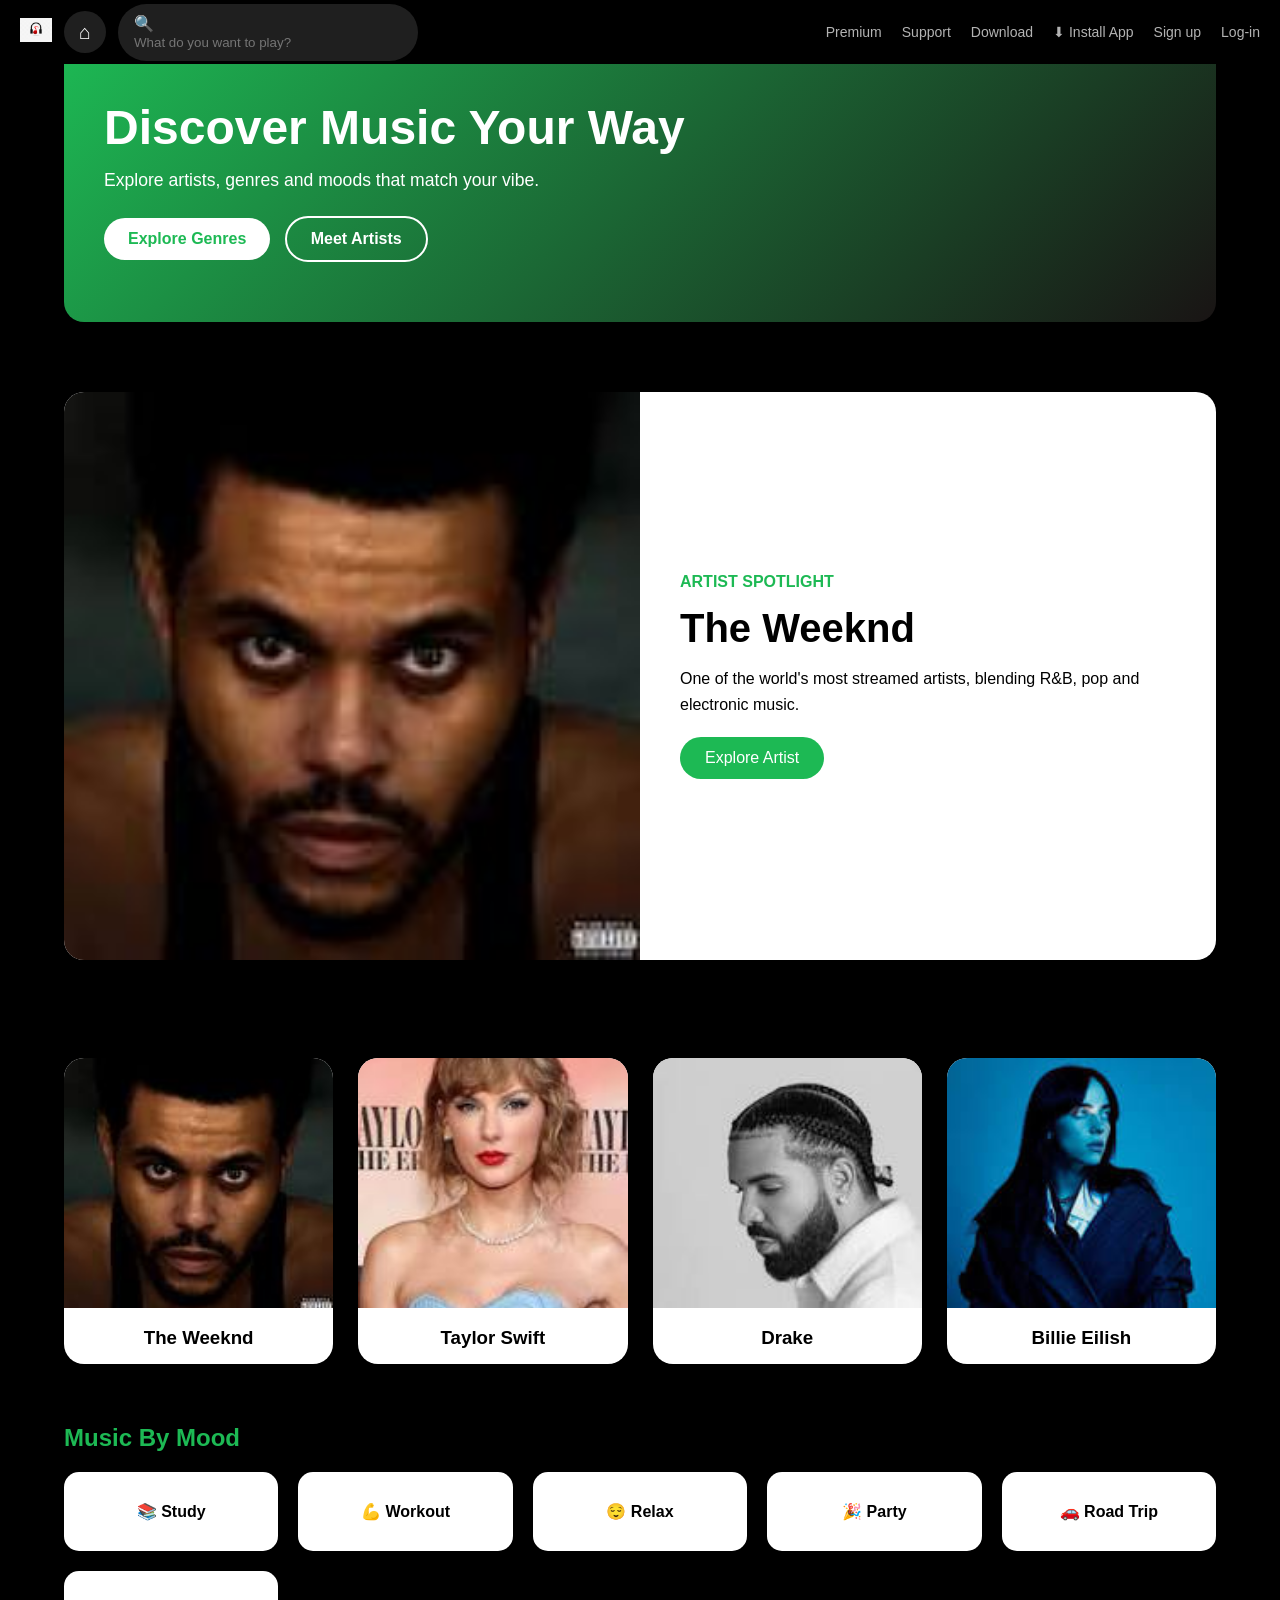
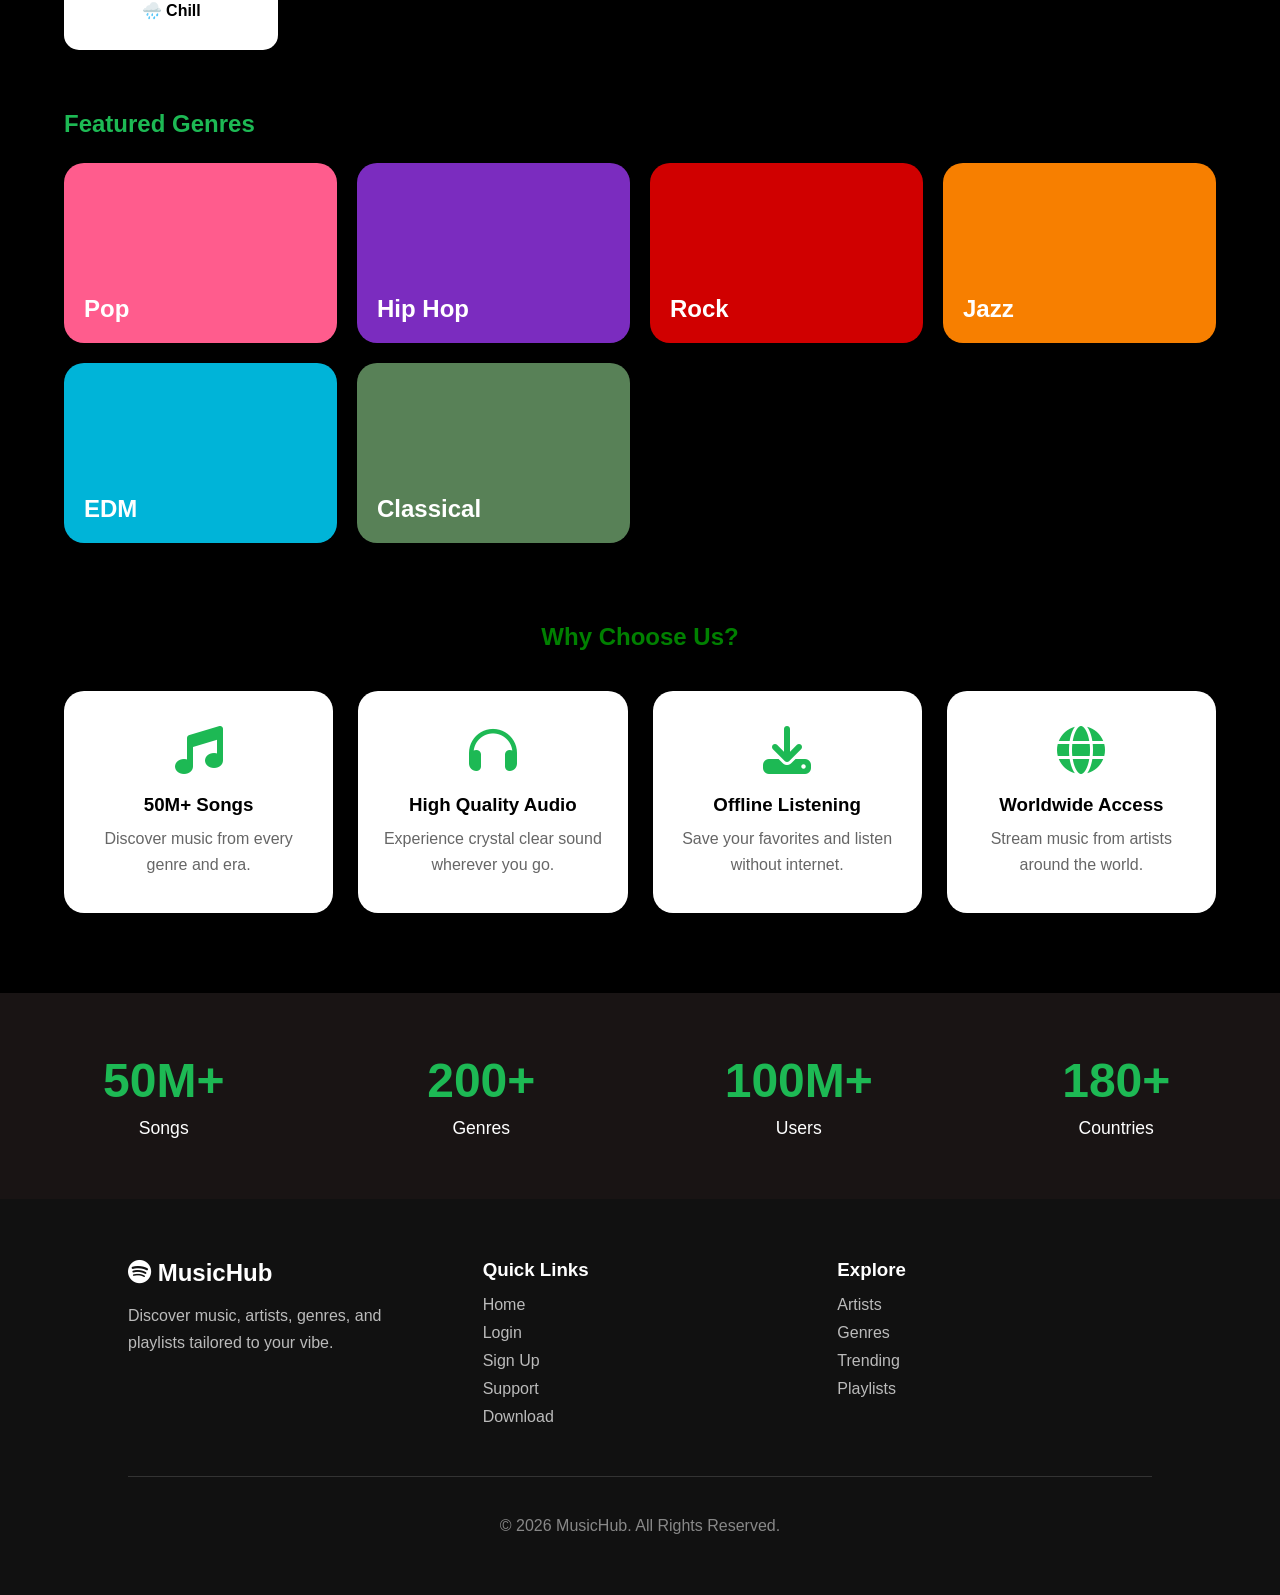
<file: html assignments 5 & 6/music assignment/music assignment/music2/music.html>
<!DOCTYPE html>
<html>

<head>

<meta charset="UTF-8">
<meta name="viewport"
content="width=device-width, initial-scale=1">

<title>Spotify Clone</title>

<link rel="stylesheet" href="music3.css">

<link rel="stylesheet"
href="https://cdnjs.cloudflare.com/ajax/libs/font-awesome/6.5.0/css/all.min.css">

</head>

<body>

<header class="navbar">

    <!-- Left -->
    <div class="left-section">

        <div class="logo">
            <img src="music.png" alt="Spotify">
        </div>

        <button class="home-btn">⌂</button>

        <div class="search-box">
            <span>🔍</span>
            <input
                type="text"
                placeholder="What do you want to play?"
            >
        </div>

    </div>

    <!-- Right -->
    <div class="right-section">

        <a href="#">Premium</a>
        <a href="#">Support</a>
        <a href="#">Download</a>

        <button class="install-btn">
            ⬇ Install App
        </button>

        <a href="sign-up.html">Sign up</a>
        <a href="login.html">Log-in</a>
       

    </div>
</header>
<section class="hero">

    <div class="hero-content">

        <h1>Discover Music Your Way</h1>

        <p>
            Explore artists, genres and moods that match your vibe.
        </p>

        <a href="#genres" class="btn">Explore Genres</a>

        <a href="#artists" class="btn secondary">
            Meet Artists
        </a>

    </div>

</section>

<section class="spotlight">

    <div class="spotlight-image">

        <img src="images/weeknd.jpg"
             alt="Featured Artist">

    </div>

    <div class="spotlight-info">

        <span>ARTIST SPOTLIGHT</span>

        <h2>The Weeknd</h2>

        <p>
            One of the world's most streamed artists,
            blending R&B, pop and electronic music.
        </p>

        <a href="#" class="wknd-btn">
            Explore Artist
        </a>

    </div>

</section>

<section class="artists">

    <h2>Trending Artists</h2>

    <div class="artist-grid">

        <div class="artist-card">
            <img src="images/weeknd.jpg">
            <h3>The Weeknd</h3>
        </div>

        <div class="artist-card">
            <img src="images/taylor.jpg">
            <h3>Taylor Swift</h3>
        </div>

        <div class="artist-card">
            <img src="images/drake.jpg">
            <h3>Drake</h3>
        </div>

        <div class="artist-card">
            <img src="images/billie.jpg">
            <h3>Billie Eilish</h3>
        </div>

    </div>

</section>



<section class="moods">

    <h2>Music By Mood</h2>

    <div class="mood-grid">

        <a href="study.html" class="mood-card">📚 Study</a>

        <a href="workout.html" class="mood-card">💪 Workout</a>

        <a href="relax.html" class="mood-card">😌 Relax</a>

        <a href="party.html" class="mood-card">🎉 Party</a>

        <a href="roadtrip.html" class="mood-card">🚗 Road Trip</a>

        <a href="chill.html" class="mood-card">🌧️ Chill</a>

    </div>

</section>

<section class="genres">

    <h2>Featured Genres</h2>

    <div class="genre-grid">

        <a href="pop.html" class="genre-card pop">
            <h3>Pop</h3>
        </a>

        <a href="hiphop.html" class="genre-card hiphop">
            <h3>Hip Hop</h3>
        </a>

        <a href="rock.html" class="genre-card rock">
            <h3>Rock</h3>
        </a>

        <a href="jazz.html" class="genre-card jazz">
            <h3>Jazz</h3>
        </a>

        <a href="edm.html" class="genre-card edm">
            <h3>EDM</h3>
        </a>

        <a href="classical.html" class="genre-card classical">
            <h3>Classical</h3>
        </a>

    </div>

</section>

<section class="features">

    <h2>Why Choose Us?</h2>

    <div class="feature-grid">

        <div class="feature-card">
            <i class="fa-solid fa-music"></i>
            <h3>50M+ Songs</h3>
            <p>
                Discover music from every genre and era.
            </p>
        </div>

        <div class="feature-card">
            <i class="fa-solid fa-headphones"></i>
            <h3>High Quality Audio</h3>
            <p>
                Experience crystal clear sound wherever you go.
            </p>
        </div>

        <div class="feature-card">
            <i class="fa-solid fa-download"></i>
            <h3>Offline Listening</h3>
            <p>
                Save your favorites and listen without internet.
            </p>
        </div>

        <div class="feature-card">
            <i class="fa-solid fa-globe"></i>
            <h3>Worldwide Access</h3>
            <p>
                Stream music from artists around the world.
            </p>
        </div>

    </div>

</section>
<section class="stats">

    <div class="stat">
        <h2>50M+</h2>
        <p>Songs</p>
    </div>

    <div class="stat">
        <h2>200+</h2>
        <p>Genres</p>
    </div>

    <div class="stat">
        <h2>100M+</h2>
        <p>Users</p>
    </div>

    <div class="stat">
        <h2>180+</h2>
        <p>Countries</p>
    </div>

</section>

<footer>

    <div class="footer-content">

        <div class="footer-brand">

            <h2>
                <i class="fa-brands fa-spotify"></i>
                MusicHub
            </h2>

            <p>
                Discover music, artists, genres,
                and playlists tailored to your vibe.
            </p>

        </div>

        <div class="footer-links">

            <h3>Quick Links</h3>

            <a href="index.html">Home</a>
            <a href="login.html">Login</a>
            <a href="sign-up.html">Sign Up</a>
            <a href="support.html">Support</a>
            <a href="download.html">Download</a>

        </div>

        <div class="footer-links">

            <h3>Explore</h3>

            <a href="#">Artists</a>
            <a href="#">Genres</a>
            <a href="#">Trending</a>
            <a href="#">Playlists</a>

        </div>

    </div>

    <hr>

    <p class="copyright">
        © 2026 MusicHub. All Rights Reserved.
    </p>

</footer>

</body>

</html>
</file>
<file: html assignment 4 (Apple)/CSS/Style.css>
* {
    margin: 0;
    padding: 0;
}

img{
    max-width: 100%;
}

body {
    font-size: 20px;
    font-family: 'montserrat'; sans-serrif;
    
}

.header-wrapper{
    background: black;
    color: #fff;
    font-weight: 200 ;
    font-size: 0.75em ;
    padding-bottom: 0px;
    position: sticky;
    top: 0;
    z-index: 1000;
}


.header-wrapper ul{
    display: flex;
    -webkit-box-pack: justify;
    justify-content: space-between;
    width: 100%;
    align-items: center;
    
}

.internal-wrapper{
    width: 980px;
    padding: 0 10px ;
    margin: 0 auto ;
    ;
}

.header-wrapper .header-links-wrapper ul li a {
text-decoration: none;
    color: #fff;
}

.header-wrapper ul {
    list-style: none;
}

.header-wrapper .header-links-wrapper ul li {
    display: inline-block;
    padding: 14px 0 8px;
    height: 25px;
    opacity: 0.8;
}

.header-wrapper .header-links-wrapper ul li:hover {
    opacity: 1;
}

.logo-link, .search-link, .cart-link {
    width: 18px;
    display: block;
}

.header-wrapper .header-links-wrapper ul li.logo-link {
    padding: 12px 0 10px;
}

.header-wrapper .header-links-wrapper ul li.search-link {
    padding: 14px 0 8px;
}

.header-wrapper .header-links-wrapper ul li.cart-link {
    padding: 12px 0 10px;
}

/* Footer styling */
.footer-wrapper {
    background-color: #f5f5f7;
    color: #1d1d1f;
    font-size: .65em;
}

.upper-text-container {
    border-bottom: 1px solid #d2d2d7;
    color: #86868b;
    padding: 17px 0 20px;
}

.upper-text-container a{
    text-decoration: none;
    color: #515154;
}

.upper-text-container a:hover{
    text-decoration: underline;
}

.footer-links-wrapper {
    display: flex;
    -webkit-box-pack: justify;
    justify-content: space-between
    padding-top: 20px
}

.footer-wrapper ul {
    list-style: none;
    padding-bottom: 20px;
}

.footer-wrapper ul li {
    padding: 5px 0;
    font-size: 0.9em;
}

.footer-links-wrapper a {
    color: #515154;
    text-decoration: none;
}

.footer-links-wrapper a:hover{
    text-decoration: underline;
}

.footer-links-wrapper h3 {
    font-size: 12px;
    font-weight: 600;
}
.my-apple-wrapper {
    border-bottom: 1px solid #d2d2d7;
    padding-bottom: 10px;
    margin-bottom: 10px;
}
.copyright-wrapper {
    display: flex;
    -webkit-box-pack: justify;
    justify-content: space-between;
    padding: 10px 0 20px;
}
.footer-links-terms ul li {
    display: inline-block;
    padding: 0 5px;
    border-right: 1px solid #ccc;
}
.footer-links-terms ul li:last-child {
    border-right: 0px;
}
.footer-links-terms ul li a {
    text-decoration: none;
    color: #515154;
}
.footer-links-terms ul li a:hover {
    text-decoration: underline;
}
.footer-country {
    display: inline-block;
}
.flag-wrapper {
    display: inline-block;
    vertical-align: middle;
}
.footer-country-name {
    display: inline-block;
    vertical-align: top;
}

/* Main Highlight */
.main-highlight-wrapper {
    background: #fafafa;
    text-align: center;
    padding: 25px 0;
}

.links-wrapper ul {
    list-style: none;
}

.model {
    font-size: .85em;
}

.product-title {
    font-weight: 700;
    font-size: 56px;
}

.brief-description {
    font-size: 28px;
}

.links-wrapper {
    padding: 15px 0;
}

.links-wrapper ul li {
    display: inline-block;
    padding-right: 20px;
}

.links-wrapper ul li a {
    color: #06c;
    text-decoration: none;
}

.links-wrapper ul li a:hover {
    color: #000;
}

.links-wrapper ul li a:after {
    font-family: "FontAwesome";
    font-weight: 900;
    content: "\f105";
    padding-left: 10px;
}

/* Second Highlight Section */
.second-hightlight-wrapper {
    background-image: url("../images/home/iphone11-pro-bg.jpg");
    height: 580px;
    background-position: center;
    background-repeat: no-repeat;
    background-size: cover;
    text-align: center;
    padding: 65px 20px;
    color: #fff;
}

.title-wraper {
    font-weight: 600;
    font-size: 56px;
}

.description-wrapper {
    font-size: 26px;
    padding: 10px 0;
}

.price-wrapper {
    color: #86868b;
    font-size: 0.85rem;
}

/* Third Highlight Section */
.third-highlight-wrapper {
    background-image: url("../images/home/iphone11-bg.jpg");
    height: 580px;
    background-position: center;
    background-repeat: no-repeat;
    background-size: cover;
    text-align: center;
    padding: 65px 20px;
}

/* Fourth Highlight Section */
.fourth-heghlight-wrapper {
    display: flex;
    -webkit-box-pack: justify;
    justify-content: space-between;
    background: #fff;
}

.left-side-wrapper {
    height: 580px;
    background-position: center;
    background-repeat: no-repeat;
    background-size: cover;
    text-align: center;
    width: 48.5%;
    margin: 1% 0.5% 0% 1%;
    padding-top: 54px;
}

.fourth-heghlight-wrapper .left-side-wrapper {
    background-image: url("../images/home/watch-series-5.jpg");
}

.right-side-wrapper {
    height: 580px;
    background-position: center;
    background-repeat: no-repeat;
    background-size: cover;
    text-align: center;
    width: 48.5%;
    margin: 1% 1% 0% 0.5%;
    padding-top: 54px;
}

.fourth-heghlight-wrapper .right-side-wrapper {
    background-image: url("../images/home/apple-card.jpg");
}

.description-wraper {
    max-width: 430px;
    margin: 0 auto;
    padding: 10px;
}

/* Fifth Highlight Section */
.fifth-heghlight-wrapper {
    display: flex;
    -webkit-box-pack: justify;
    justify-content: space-between;
    background: #fff;
}

.fifth-heghlight-wrapper .left-side-wrapper {
    background-image: url("../images/home/apple-tv-background.jpg");
}

.fifth-heghlight-wrapper .right-side-wrapper {
    background-image: url("../images/home/air-pods.jpg");
    color: #fff;
    background-size: initial;
    background-color: #000;
    background-position: bottom;
}

.logo-wrapper {
    font-size: 40px;
    font-weight: bold;
}

.tvshow-logo-wraper {
    padding: 180px 0 200px;
}

.watch-more-wrapper a {
    text-decoration: none;
    font-size: 0.85rem;
}

.watch-more-wrapper a::after {
    font-family: "FontAwesome";
    font-weight: 900;
    content: "\f144";
    padding-left: 15px;
}

/* Sixth Highlight Section */
.sixth-heghlight-wrapper {
    display: flex;
    -webkit-box-pack: justify;
    justify-content: space-between;
    background: #fff;
}

.sixth-heghlight-wrapper .left-side-wrapper {
    background-image: url("../images/home/macbook-pro.jpg");
    background-size: initial;
    background-color: #fafafa;
    background-position: bottom;
}

.sixth-heghlight-wrapper .right-side-wrapper {
    background-image: url("../images/home/new-ipad.jpg");
}

.product-title-small {
    font-weight: 700;
    font-size: 45px;
}
.watch-more-wrapper a::after{
    <i class="fa-solid fa-angle-right"></i>
}
</file>
<file: html assingment 2 with css/Puppy_lovers.css>
* {
    margin: 0;
    padding: 0;
    box-sizing: border-box;
}

body {
    background-color: #f5f5f7;
    font-family: Arial, sans-serif;
    color: #333;
}

img {
    max-width: 100%;
    display: block;
}

.outer-wrapper {
    width: 100%;
}

.internal-wrapper {
    max-width: 980px;
    padding: 0 10px;
    margin: 0 auto;
}

.header-wrapper, .footer-wrapper {
    background-color: #2b6777;
    color: #fff;
    text-align: center;
    padding: 25px 0;
}

.header-wrapper h1, .footer-wrapper h2 {
    font-size: 1.5em;
    font-weight: bold;
}

main.internal-wrapper {
    padding-top: 40px;
    padding-bottom: 40px;
}

.banner-wrapper img {
    width: 100%;
}

.flex-row {
    display: flex;
    -webkit-box-pack: justify;
    justify-content: space-between;
    gap: 20px;
    margin-bottom: 40px;
    align-items: center;
}

.col-3 {
    flex: 1;
    display: flex;
}

.col-2 {
    flex: 1;
    display: flex;
}

.col-3 img, .col-2 img {
    width: 100%;
    object-fit: cover;
}

.missing-box {
    background-color: #e94b5a;
    color: #333;
    display: flex;
    align-items: center;
    justify-content: center;
    text-align: center;
    font-size: 1.2em;
    font-weight: bold;
    flex: 1;
    min-height: 320px;
    padding: 20px;
}

.section-title {
    text-align: center;
    margin-bottom: 30px;
}

.section-title h2 {
    font-size: 1.8em;
    color: #333;
}
@media (min-width: 768px){
    .col-3.missing-box {
        background-color: #e94b5a;
        display:block;
        margin: 2%, 1%;

    }
    .col-3.missing-box{
        position: relative;
        text-align: center;
        font-size: 40px;
        padding-top: 75px;
        padding-left: 68px;
        padding-right: 85px;

    }
    .section-title{
        padding: 30px 0;
        font-size: 25px;
        font-weight: 600;
        color: black;


    }
    .flex-row{
        width: 49%;


    }
    .flex-row.col-2{
        margin-left: 3%;

    }
    .images1 img{
        margin: 0 10px;
        display: flex;

    }

}
</file>
<file: html assignments 5 & 6/musicupdated/music2/music3.css>
*{
    margin:0;
    padding:0;
    box-sizing:border-box;
    font-family:Arial, sans-serif;
}

body{
    background:black;
}
html,body{
    width: 100%;
    overflow-x: hidden;

}
/* HEADER */

.navbar{
    position:fixed;

    top:0;
    left:0;

    width:100%;
    height:64px;

    background:#000;

    display:flex;

    justify-content:space-between;

    

    padding:0 20px;

    gap: 30px;

    z-index:999;
}

/* LEFT */

.left-section{
    display:flex;

    align-items:center;

    gap:12px;
}


.logo img{
    width:32px;
}

.home-btn{
    width:42px;

    height:42px;

    border:none;

    border-radius:50%;

    background:#1f1f1f;

    color:white;

    font-size:20px;

    cursor:pointer;
}

.search-box{

    width:min(300px,40vw);

    background:#1f1f1f;

    border-radius: 50px;

    padding:10px 16px;

}

.search-box input{

    background:transparent;

    border:none;

    color:white;

    width:100%;

    outline:none;
}

.search-box span{
    color:#b3b3b3;
}

/* RIGHT */

.right-section{

    display:flex;

    align-items:center;

    gap:20px;
}

.right-section a{

    color:#b3b3b3;

    text-decoration:none;

    font-size:14px;
}



.install-btn{

    background:none;

    border:none;

    color:white;

    cursor:pointer;
}

.login-btn{

    background:white;

    border:none;
    
    cursor:pointer;
}

/* MOBILE */

@media(max-width:768px){

.right-section a,
.install-btn{

display:none;

}

.search-box{

width:180px;

}

.login-btn{

padding:10px 18px;

}

}
/* HERO */
.hero{
    width:90%;
    margin:40px auto;
    padding:60px 40px;

    background:linear-gradient(
        135deg,
        #1DB954,
        #191414
    );

    border-radius:20px;
    color:white;
}

.hero-content{
    max-width:600px;
}

.hero h1{
    font-size:3rem;
    margin-bottom:15px;
}

.hero p{
    font-size:1.1rem;
    margin-bottom:25px;
}

.btn{
    display:inline-block;
    padding:12px 24px;

    background:white;
    color:#1DB954;

    text-decoration:none;
    border-radius:30px;
    margin-right:10px;
    font-weight:bold;
}

.secondary{
    background:transparent;
    border:2px solid white;
    color:white;
}

@media (max-width:768px){

    .hero{
        padding:40px 20px;
        margin-top:90px;
    }

       .hero h1{
        font-size:1rem;
        line-height:1.2;
    }

    .btn{
        display:block;
        width:100%;
        text-align:center;
        margin:10px 0;
    }



    .hero p{
        font-size:1rem;
    }

}
/* MOOD */
.moods{
    width:90%;
    margin:50px auto;
}

.moods h2{
    color: #1DB954;
    margin-bottom:20px;
}

.mood-grid{
    display:grid;
    grid-template-columns:
        repeat(auto-fit,minmax(180px,1fr));

    gap:20px;
}

.mood-card{
    background:white;

    padding:30px;

    text-align:center;

    border-radius:15px;

    text-decoration:none;

    color:black;

    font-weight:bold;

    transition:.3s;
}

.mood-card:hover{
    transform:translateY(-5px);

    background:#1DB954;

    color:white;
}
/* Genre */

.genres{
    width:90%;
    margin:60px auto;
}

.genres h2{
    color: #1DB954;
    margin-bottom:25px;
}

.genre-grid{
    display:grid;
    grid-template-columns:
    repeat(auto-fit,minmax(220px,1fr));

    gap:20px;
}

.genre-card{
    height:180px;

    border-radius:20px;

    text-decoration:none;

    color:white;

    display:flex;

    align-items:flex-end;

    padding:20px;

    transition:.3s;

    box-shadow:0 4px 15px rgba(0,0,0,.2);
}

.genre-card:hover{
    transform:scale(1.04);
}

.genre-card h3{
    font-size:1.5rem;
}

.pop{
    background:#ff5c8d;
}

.hiphop{
    background:#7b2cbf;
}

.rock{
    background:#d00000;
}

.jazz{
    background:#f77f00;
}

.edm{
    background:#00b4d8;
}

.classical{
    background:#588157;
}

/* Spotlight */

.spotlight{
    width:90%;

    margin:70px auto;

    background:white;

    border-radius:20px;

    overflow:hidden;

    display:grid;

    grid-template-columns:
    1fr 1fr;

    box-shadow:0 5px 20px rgba(0,0,0,.2);
}

.spotlight img{
    width:100%;
    height:auto;
    display:block;
}

.spotlight-info{
    padding:40px;

    display:flex;

    flex-direction:column;

    justify-content:center;
}

.spotlight-info span{
    color:#1DB954;
    font-weight:bold;
}

.spotlight-info h2{
    margin:15px 0;
    font-size:2.5rem;
}

.spotlight-info p{
    margin-bottom:20px;
    line-height:1.6;
}

.spotlight-info a{
    width:max-content;

    text-decoration:none;

    background:#1DB954;

    color:white;

    padding:12px 25px;

    border-radius:30px;
}
@media (max-width:768px){

    .spotlight{
        grid-template-columns:1fr;
    }

   @media(max-width:768px){

    .spotlight{
        grid-template-columns:1fr;
    }

    .spotlight img{
        height:250px;
        object-fit:cover;
    }

}

}
/* Artists */

.artists{
    width:90%;
    margin:60px auto;
}

.artist-grid{
    display:grid;

    grid-template-columns:
    repeat(auto-fit,minmax(220px,1fr));

    gap:25px;
}

.artist-card{
    background:white;

    border-radius:20px;

    overflow:hidden;

    text-align:center;

    transition:.3s;

    box-shadow:0 4px 15px rgba(0,0,0,.15);
}

.artist-card:hover{
    transform:translateY(-8px);
}

.artist-card img{
    width:100%;
    height:250px;

    object-fit:cover;
}

.artist-card h3{
    padding:15px;
}
/* Features */
.features{
    width:90%;
    margin:80px auto;
    text-align:center;
}

.features h2{
    color: green;
    margin-bottom:40px;
}

.feature-grid{
    display:grid;
    grid-template-columns:
    repeat(auto-fit,minmax(250px,1fr));

    gap:25px;
}

.feature-card{
    background:white;
    padding:35px 25px;

    border-radius:20px;

    box-shadow:0 4px 15px rgba(0,0,0,.15);

    transition:.3s;
}

.feature-card:hover{
    transform:translateY(-8px);
}

.feature-card i{
    font-size:3rem;
    color:#1DB954;

    margin-bottom:20px;
}

.feature-card h3{
    margin-bottom:10px;
}

.feature-card p{
    color:#666;
    line-height:1.6;
}
/* Stat */
.stats{
    width:100%;

    background:#191414;

    color:white;

    padding:60px 20px;

    display:grid;

    grid-template-columns:
    repeat(auto-fit,minmax(200px,1fr));

    text-align:center;

    gap:30px;
}

.stat h2{
    color:#1DB954;
    font-size:3rem;
}

.stat p{
    margin-top:10px;
    font-size:1.1rem;
}
/* Footer */
footer{
    background:#111;

    color:white;

    padding:60px 10%;
}

.footer-content{
    display:grid;

    grid-template-columns:
    repeat(auto-fit,minmax(250px,1fr));

    gap:40px;
}

.footer-brand p{
    margin-top:15px;
    color:#bbb;
    line-height:1.7;
}

.footer-links{
    display:flex;
    flex-direction:column;
}

.footer-links h3{
    margin-bottom:15px;
}

.footer-links a{
    color:#bbb;

    text-decoration:none;

    margin-bottom:10px;

    transition:.3s;
}

.footer-links a:hover{
    color:#1DB954;
}

footer hr{
    margin:40px 0;

    border:none;

    height:1px;

    background:#333;
}

.copyright{
    text-align:center;
    color:#888;
}
</file>
<file: html assignments 5 & 6/music assignment/music assignment/music2/music3.css>
*{
    margin:0;
    padding:0;
    box-sizing:border-box;
    font-family:Arial, sans-serif;
}

body{
    background:black;
}
html,body{
    width: 100%;
    overflow-x: hidden;

}
/* HEADER */

.navbar{
    position:fixed;

    top:0;
    left:0;

    width:100%;
    height:64px;

    background:#000;

    display:flex;

    justify-content:space-between;

    

    padding:0 20px;

    gap: 30px;

    z-index:999;
}

/* LEFT */

.left-section{
    display:flex;

    align-items:center;

    gap:12px;
}


.logo img{
    width:32px;
}
.logo img:hover{
    transition: 0.3s;
}
.logo img:hover{
    transform: scale(1.2);
    }
.home-btn{
    width:42px;

    height:42px;

    border:none;

    border-radius:50%;

    background:#1f1f1f;

    color:white;

    font-size:20px;

    cursor:pointer;
}
.home-btn:hover{
    background: green;
}
.search-box{

    width:min(300px,40vw);

    background:#1f1f1f;

    border-radius: 50px;

    padding:10px 16px;

}

.search-box input{

    background:transparent;

    border:none;

    color:white;

    width:100%;

    outline:none;
}

.search-box span{
    color:#b3b3b3;
}


/* RIGHT */

.right-section{

    display:flex;

    align-items:center;

    gap:20px;
}

.right-section a{

    color:#b3b3b3;

    text-decoration:none;

    font-size:14px;
}
.right-section a:hover{
    color:green;
}


.install-btn{
    background: none;

    border: none;

    color:#b3b3b3;

    text-decoration:none;

    font-size:14px;

    cursor:pointer;
}
.install-btn:hover{
    color: green;
}
.login-btn{

    background:white;

    border:none;
    
    cursor:pointer;
}

/* MOBILE */

@media(max-width:768px){

.right-section a,
.install-btn{

display:none;

}

.search-box{

width:180px;

}

.login-btn{

padding:10px 18px;

}

}
/* HERO */
.hero{
    width:90%;
    margin:40px auto;
    padding:60px 40px;

    background:linear-gradient(
        135deg,
        #1DB954,
        #191414
    );

    border-radius:20px;
    color:white;
}

.hero-content{
    max-width:600px;
}

.hero h1{
    font-size:3rem;
    margin-bottom:15px;
}

.hero p{
    font-size:1.1rem;
    margin-bottom:25px;
}

.btn{
    display:inline-block;
    padding:12px 24px;

    background:white;
    color:#1DB954;

    text-decoration:none;
    border-radius:30px;
    margin-right:10px;
    font-weight:bold;
}

.secondary{
    background:transparent;
    border:2px solid white;
    color:white;
}
.btn:hover{
    text-decoration: none;
    transform: scale(1.15);
}

@media (max-width:768px){

    .hero{
        padding:40px 20px;
        margin-top:90px;
    }

       .hero h1{
        font-size:1rem;
        line-height:1.2;
    }

    .btn{
        display:block;
        width:100%;
        text-align:center;
        margin:10px 0;
    }



    .hero p{
        font-size:1rem;
    }

}
/* MOOD */
.moods{
    width:90%;
    margin:50px auto;
}

.moods h2{
    color: #1DB954;
    margin-bottom:20px;
}

.mood-grid{
    display:grid;
    grid-template-columns:
        repeat(auto-fit,minmax(180px,1fr));

    gap:20px;
}

.mood-card{
    background:white;

    padding:30px;

    text-align:center;

    border-radius:15px;

    text-decoration:none;

    color:black;

    font-weight:bold;

    transition:.3s;
}

.mood-card:hover{
    transform:translateY(-5px);

    background:#1DB954;

    color:white;
}
/* Genre */

.genres{
    width:90%;
    margin:60px auto;
}

.genres h2{
    color: #1DB954;
    margin-bottom:25px;
}

.genre-grid{
    display:grid;
    grid-template-columns:
    repeat(auto-fit,minmax(220px,1fr));

    gap:20px;
}

.genre-card{
    height:180px;

    border-radius:20px;

    text-decoration:none;

    color:white;

    display:flex;

    align-items:flex-end;

    padding:20px;

    transition:.3s;

    box-shadow:0 4px 15px rgba(0,0,0,.2);
}

.genre-card:hover{
    transform:scale(1.04);
}

.genre-card h3{
    font-size:1.5rem;
}

.pop{
    background:#ff5c8d;
}

.hiphop{
    background:#7b2cbf;
}

.rock{
    background:#d00000;
}

.jazz{
    background:#f77f00;
}

.edm{
    background:#00b4d8;
}

.classical{
    background:#588157;
}

/* Spotlight */

.spotlight{
    width:90%;

    margin:70px auto;

    background:white;

    border-radius:20px;

    overflow:hidden;

    display:grid;

    grid-template-columns:
    1fr 1fr;

    box-shadow:0 5px 20px rgba(0,0,0,.2);
}

.spotlight img{
    width:100%;
    height:auto;
    display:block;
}

.spotlight-info{
    padding:40px;

    display:flex;

    flex-direction:column;

    justify-content:center;
}

.spotlight-info span{
    color:#1DB954;
    font-weight:bold;
}

.spotlight-info h2{
    margin:15px 0;
    font-size:2.5rem;
}

.spotlight-info p{
    margin-bottom:20px;
    line-height:1.6;
}

.spotlight-info a{
    width:max-content;

    text-decoration:none;

    background:#1DB954;

    color:white;

    padding:12px 25px;

    border-radius:30px;
}
.wknd-btn:hover{
    text-decoration: none;

    transform: scale(1.15);
}
@media (max-width:768px){

    .spotlight{
        grid-template-columns:1fr;
    }

   @media(max-width:768px){

    .spotlight{
        grid-template-columns:1fr;
    }

    .spotlight img{
        height:250px;
        object-fit:cover;
    }

}

}
/* Artists */

.artists{
    width:90%;
    margin:60px auto;
}

.artist-grid{
    display:grid;

    grid-template-columns:
    repeat(auto-fit,minmax(220px,1fr));

    gap:25px;
}

.artist-card{
    background:white;

    border-radius:20px;

    overflow:hidden;

    text-align:center;

    transition:.3s;

    box-shadow:0 4px 15px rgba(0,0,0,.15);
}

.artist-card:hover{
    transform:translateY(-8px);
}

.artist-card img{
    width:100%;
    height:250px;

    object-fit:cover;
}

.artist-card h3{
    padding:15px;
}
/* Features */
.features{
    width:90%;
    margin:80px auto;
    text-align:center;
}

.features h2{
    color: green;
    margin-bottom:40px;
}

.feature-grid{
    display:grid;
    grid-template-columns:
    repeat(auto-fit,minmax(250px,1fr));

    gap:25px;
}

.feature-card{
    background:white;
    padding:35px 25px;

    border-radius:20px;

    box-shadow:0 4px 15px rgba(0,0,0,.15);

    transition:.3s;
}

.feature-card:hover{
    transform:translateY(-8px);
}

.feature-card i{
    font-size:3rem;
    color:#1DB954;

    margin-bottom:20px;
}

.feature-card h3{
    margin-bottom:10px;
}

.feature-card p{
    color:#666;
    line-height:1.6;
}
/* Stat */
.stats{
    width:100%;

    background:#191414;

    color:white;

    padding:60px 20px;

    display:grid;

    grid-template-columns:
    repeat(auto-fit,minmax(200px,1fr));

    text-align:center;

    gap:30px;
}

.stat h2{
    color:#1DB954;
    font-size:3rem;
}

.stat p{
    margin-top:10px;
    font-size:1.1rem;
}
/* Footer */
footer{
    background:#111;

    color:white;

    padding:60px 10%;
}

.footer-content{
    display:grid;

    grid-template-columns:
    repeat(auto-fit,minmax(250px,1fr));

    gap:40px;
}

.footer-brand p{
    margin-top:15px;
    color:#bbb;
    line-height:1.7;
}

.footer-links{
    display:flex;
    flex-direction:column;
}

.footer-links h3{
    margin-bottom:15px;
}

.footer-links a{
    color:#bbb;

    text-decoration:none;

    margin-bottom:10px;

    transition:.3s;
}

.footer-links a:hover{
    color:#1DB954;
}

footer hr{
    margin:40px 0;

    border:none;

    height:1px;

    background:#333;
}

.copyright{
    text-align:center;
    color:#888;
}
</file>
